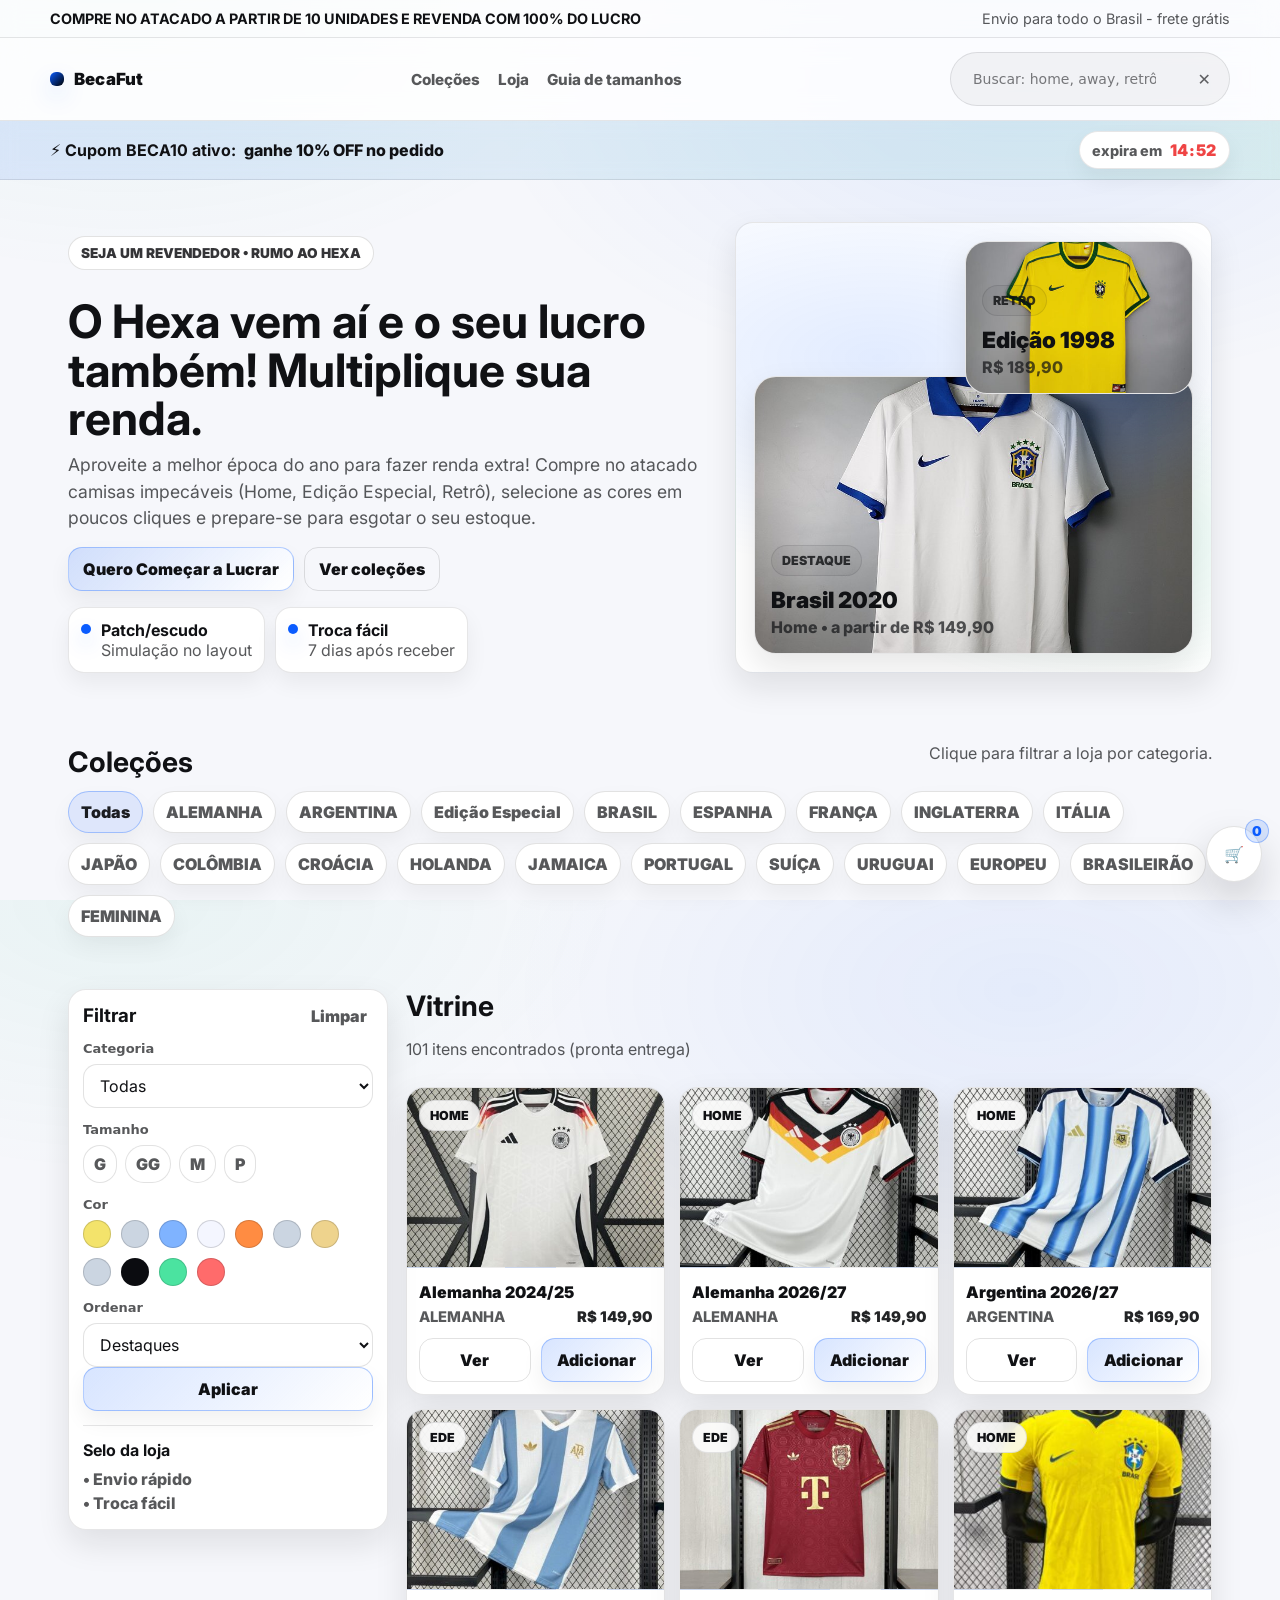
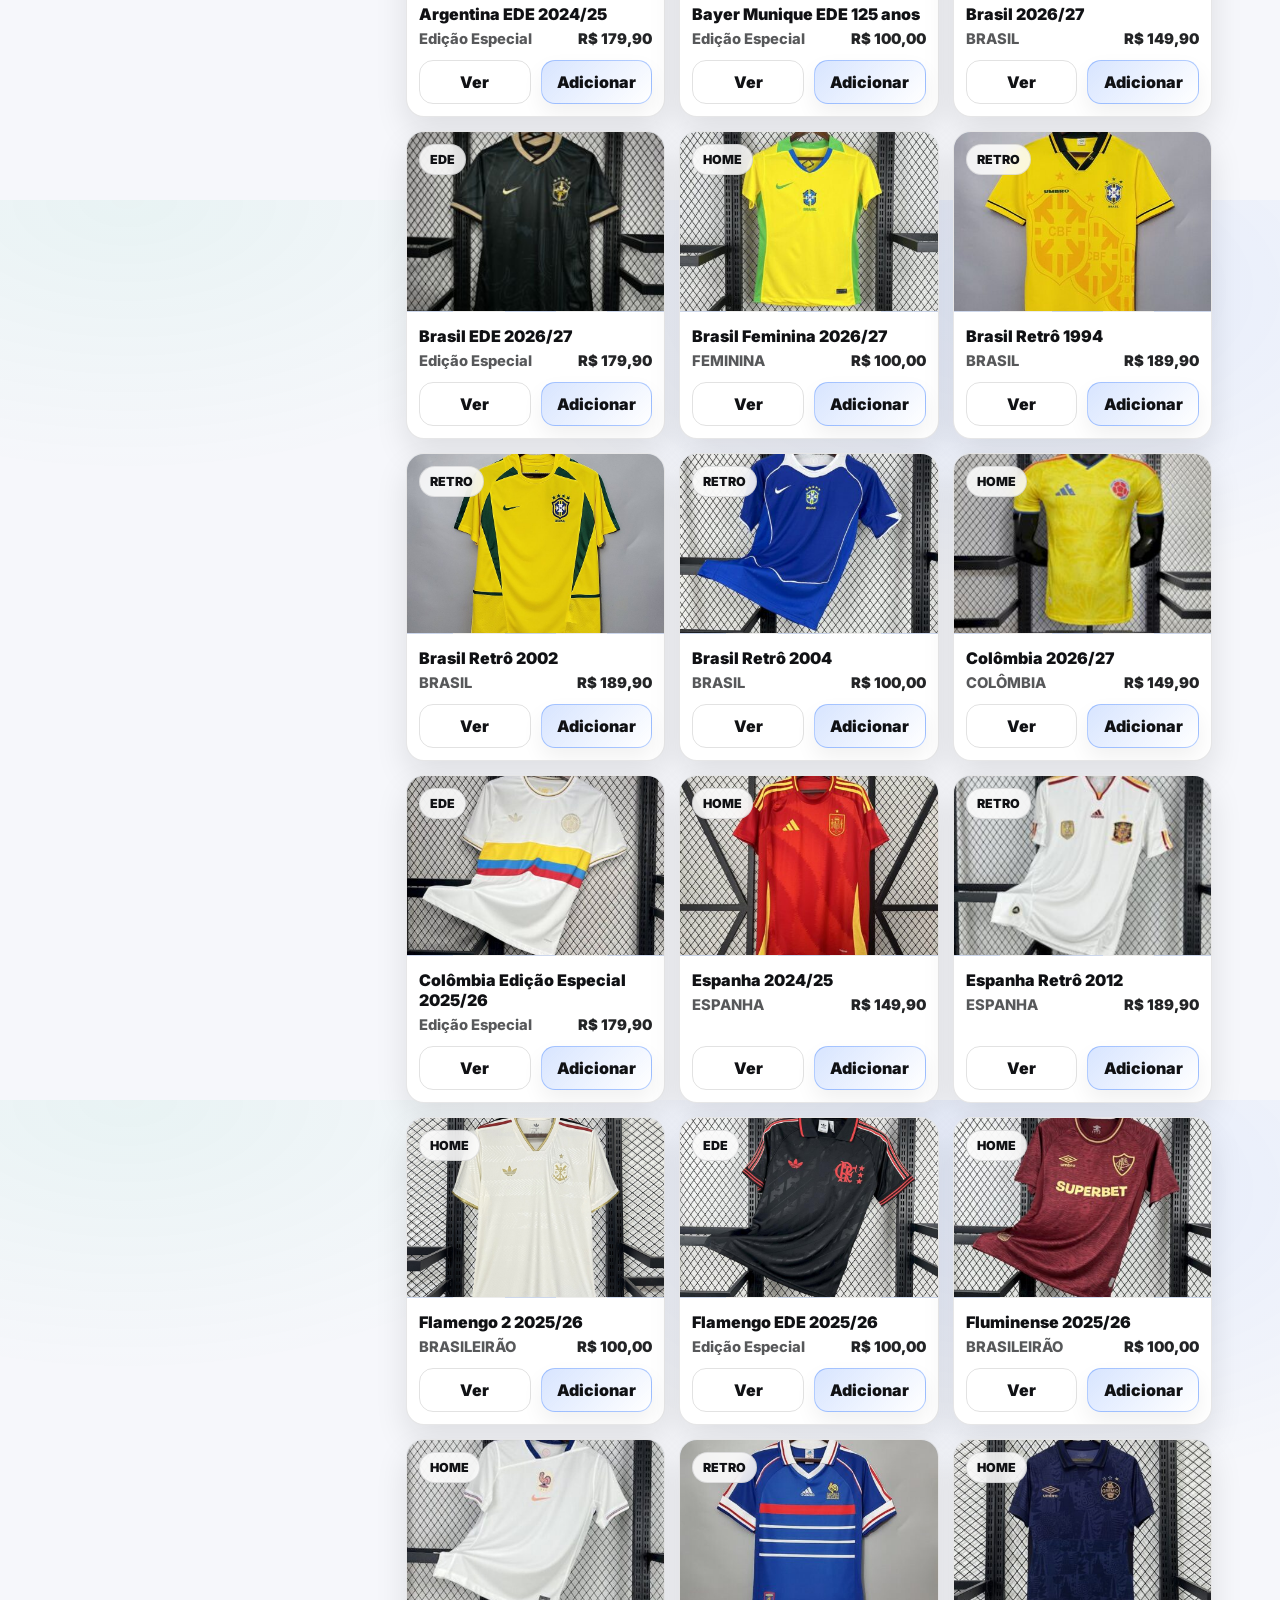
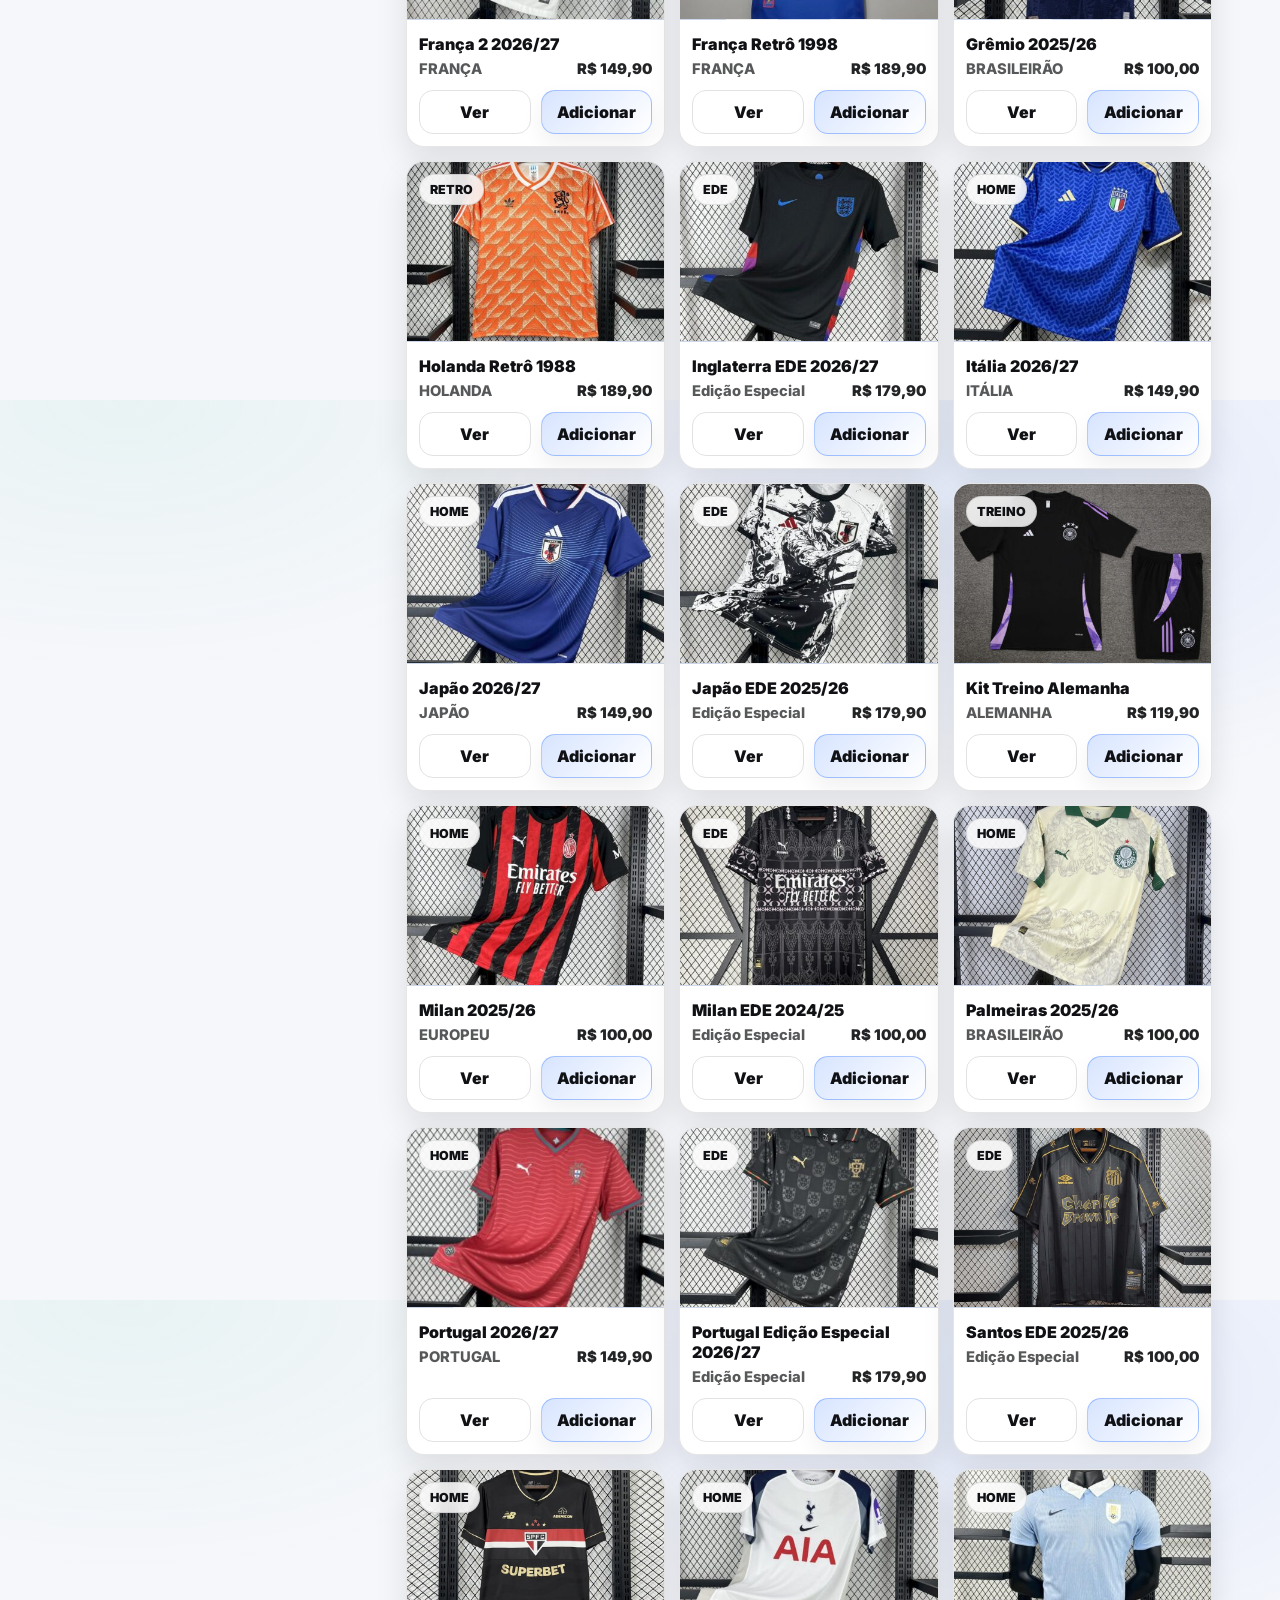
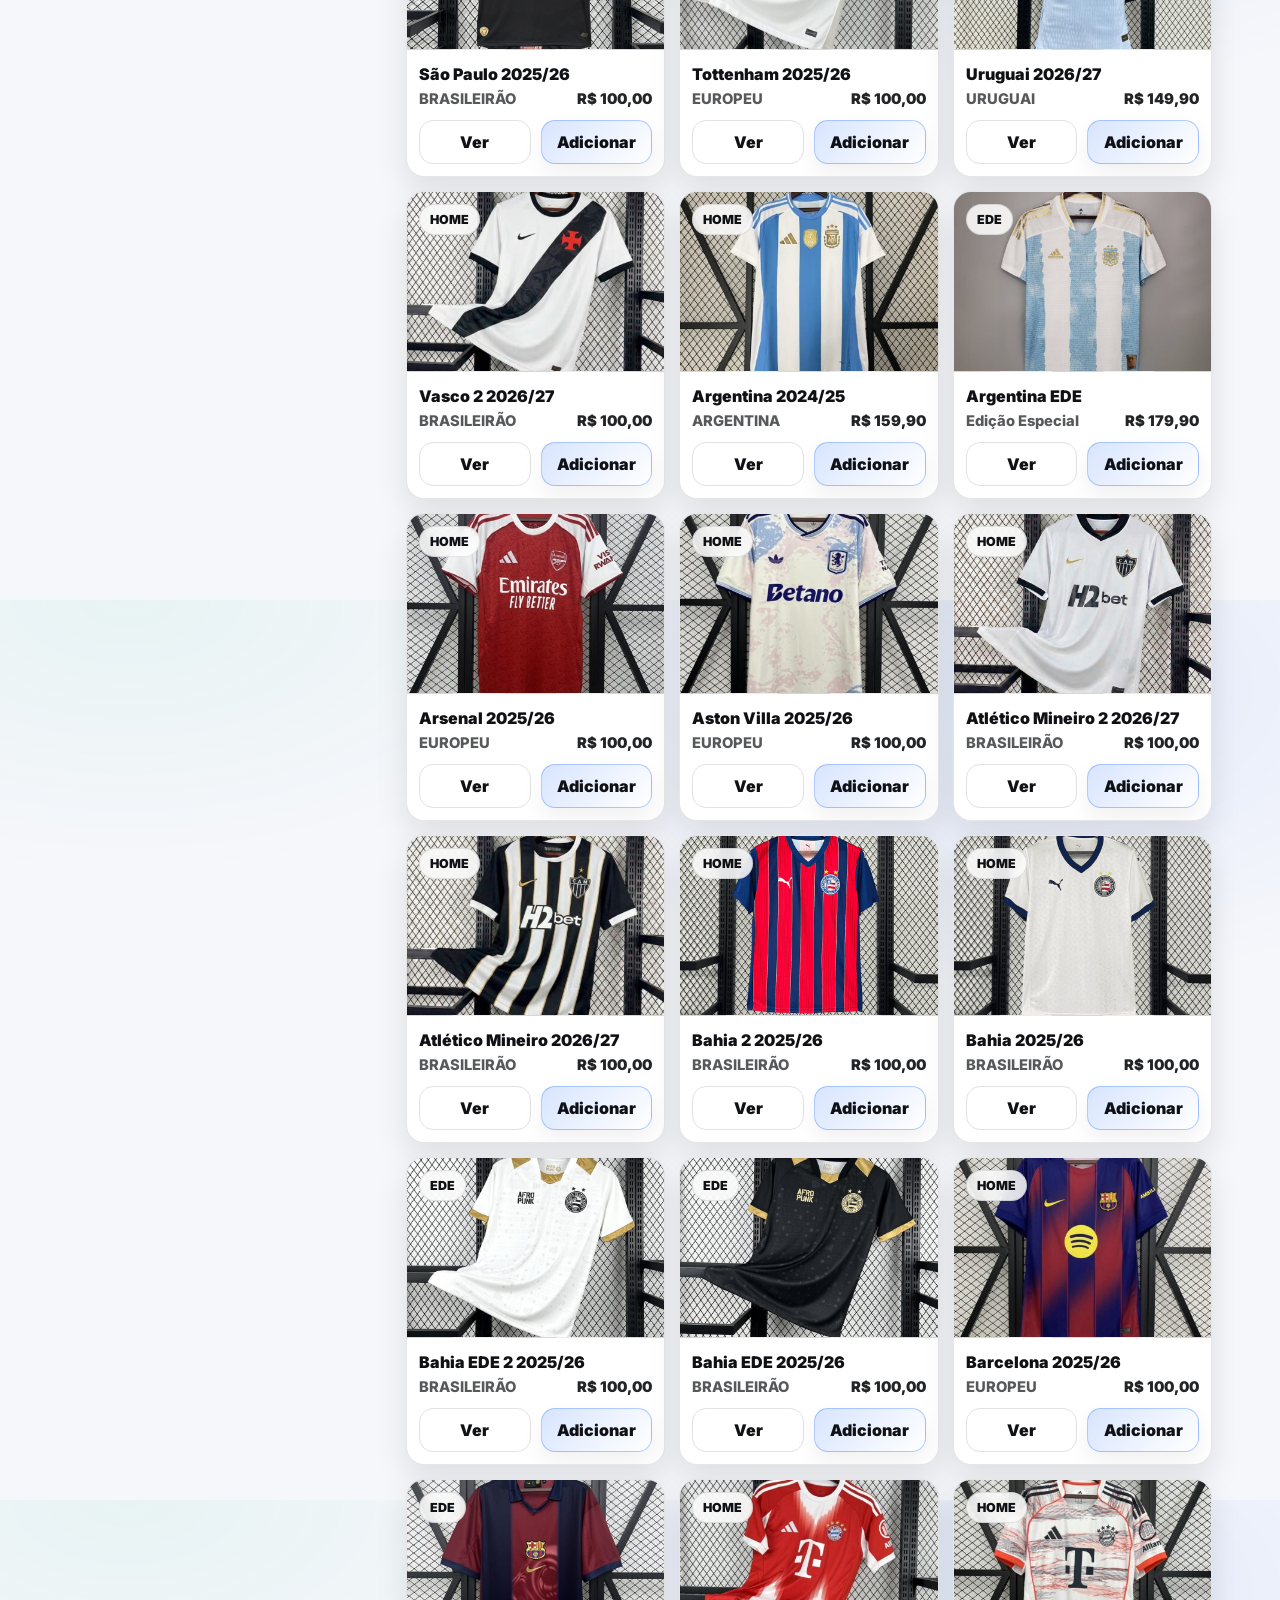
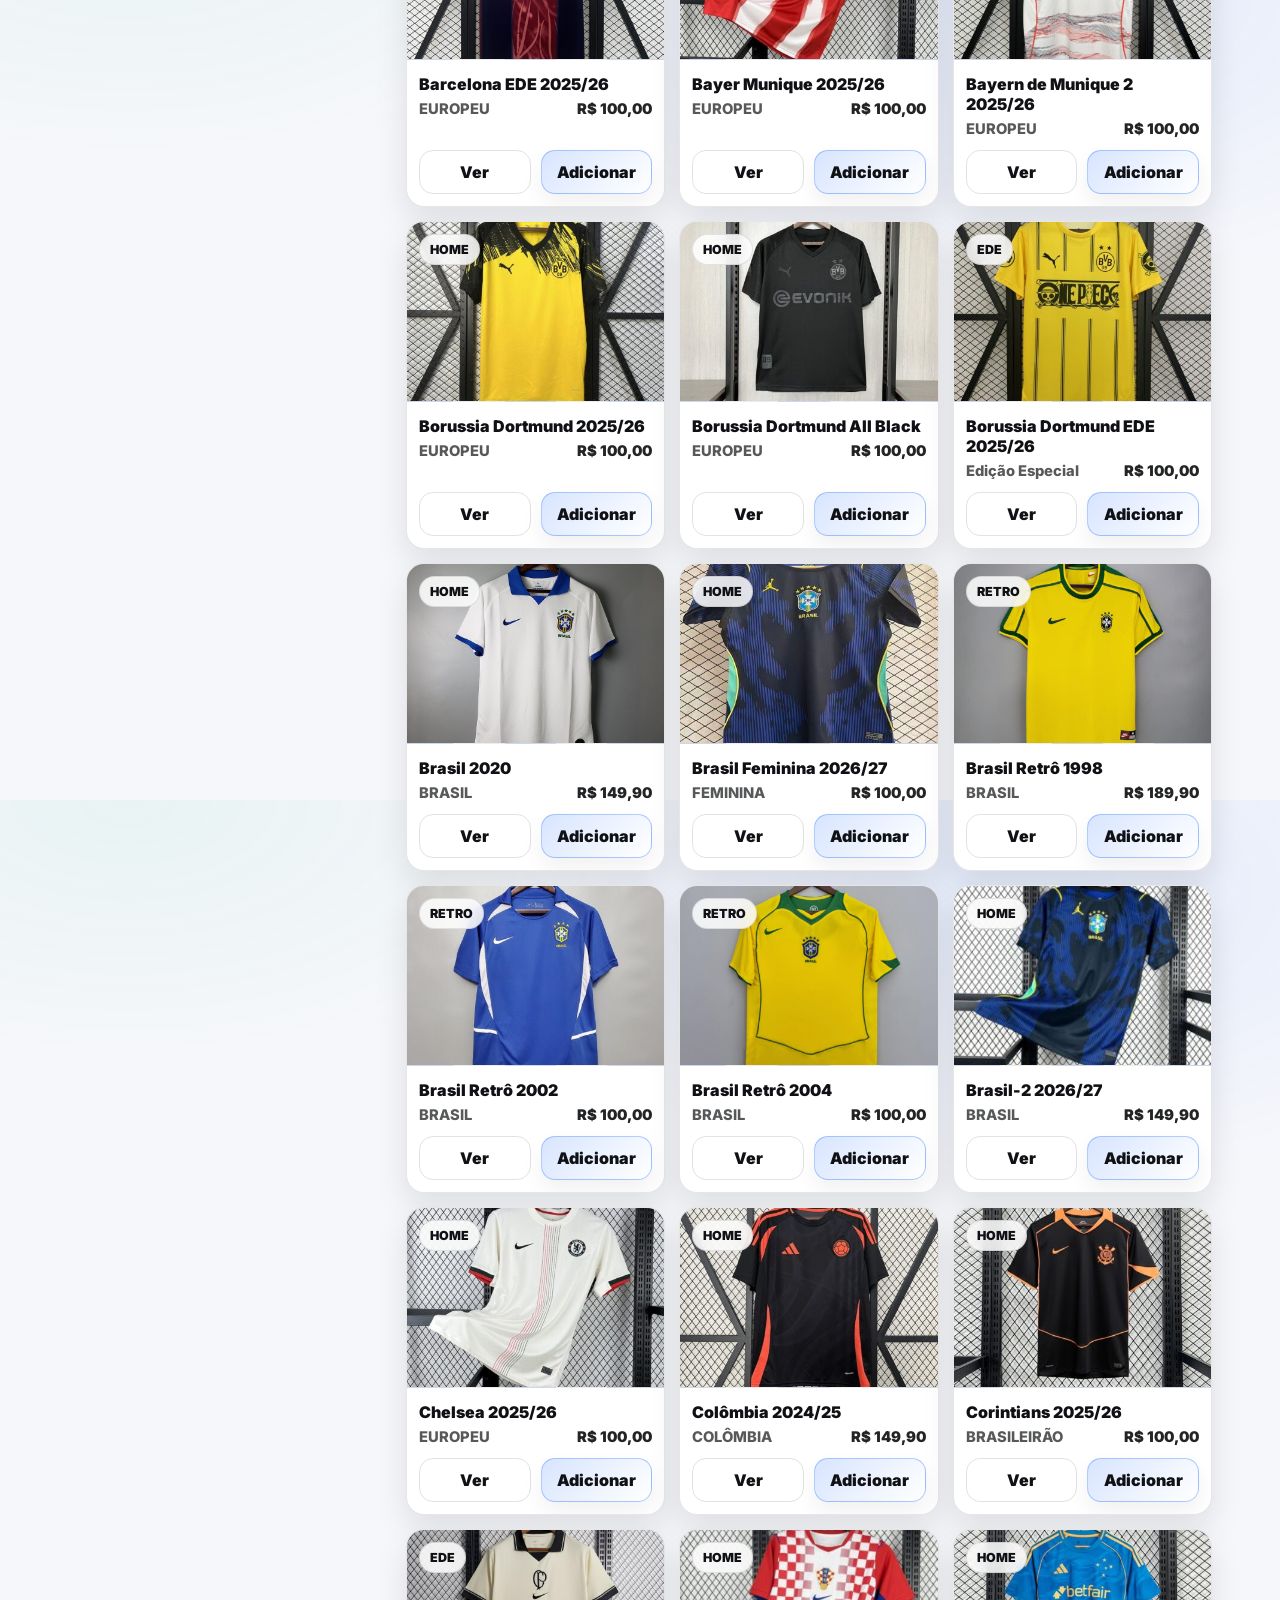
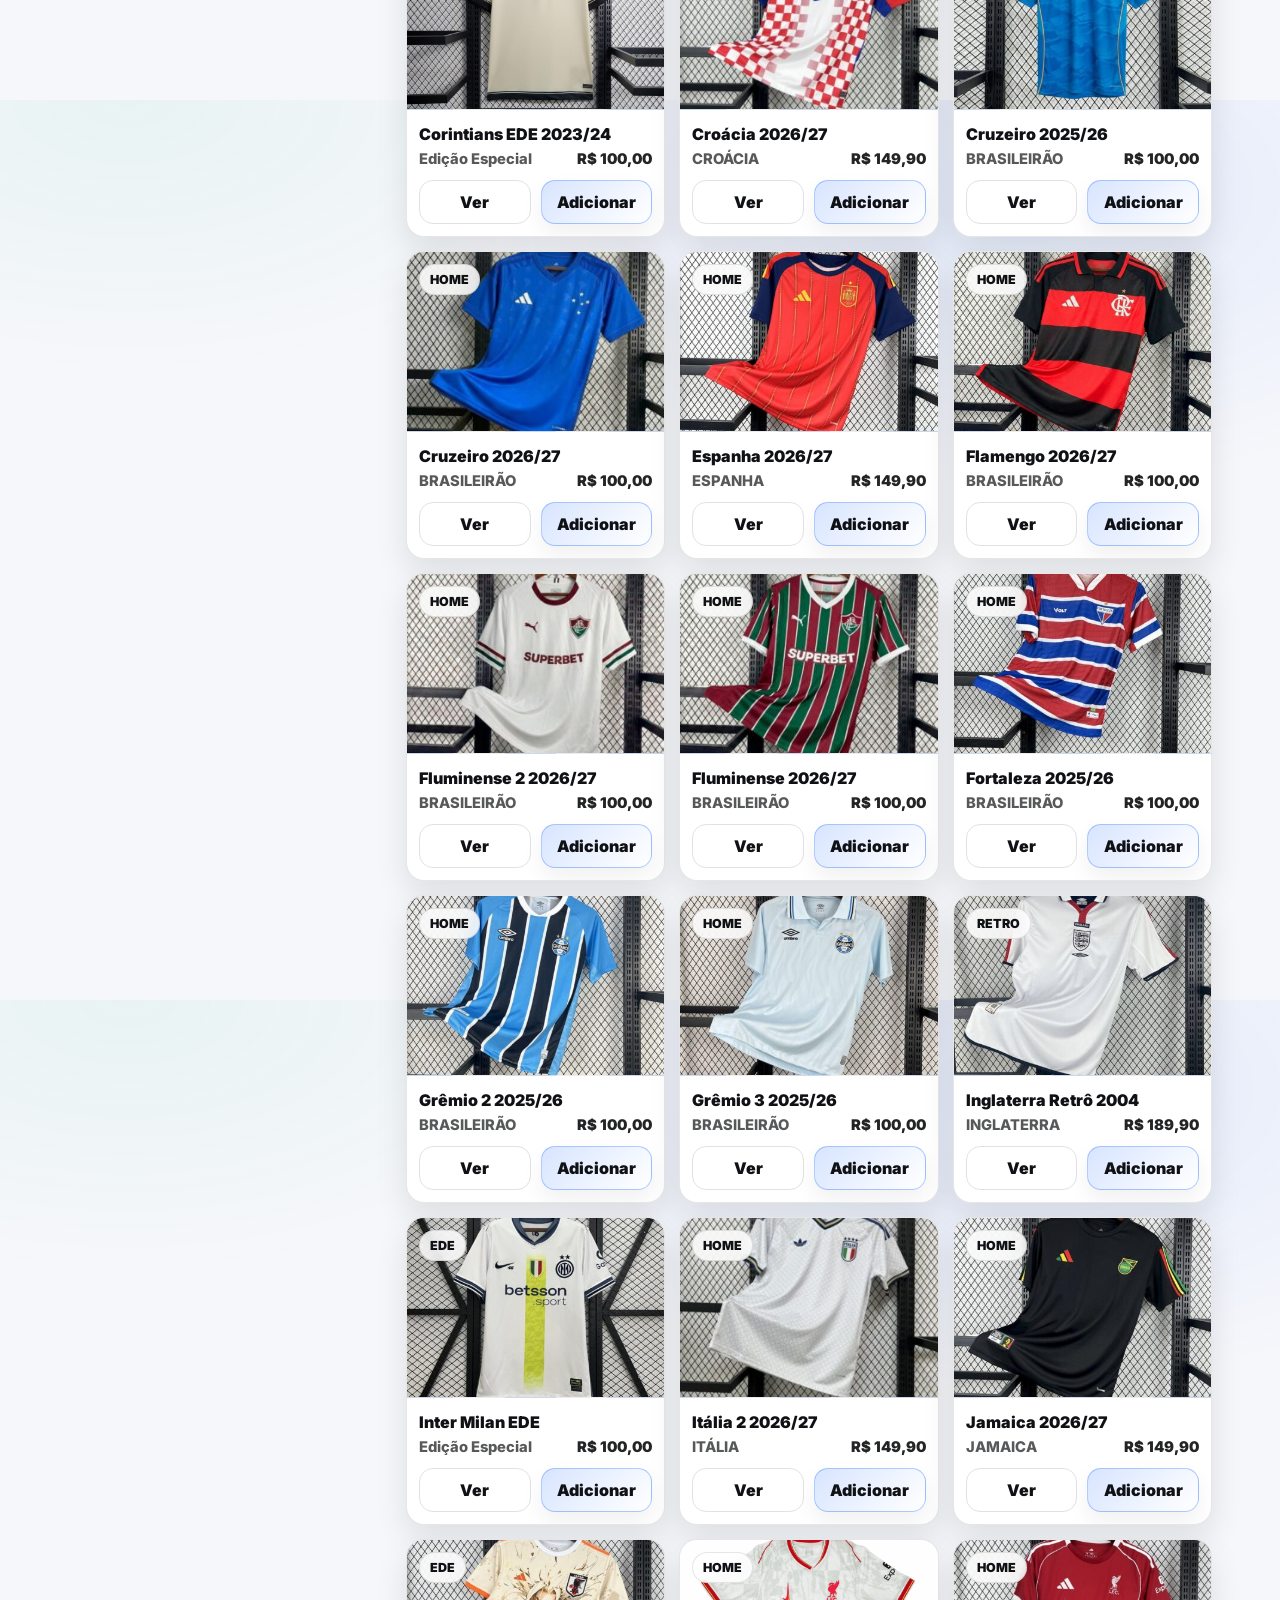
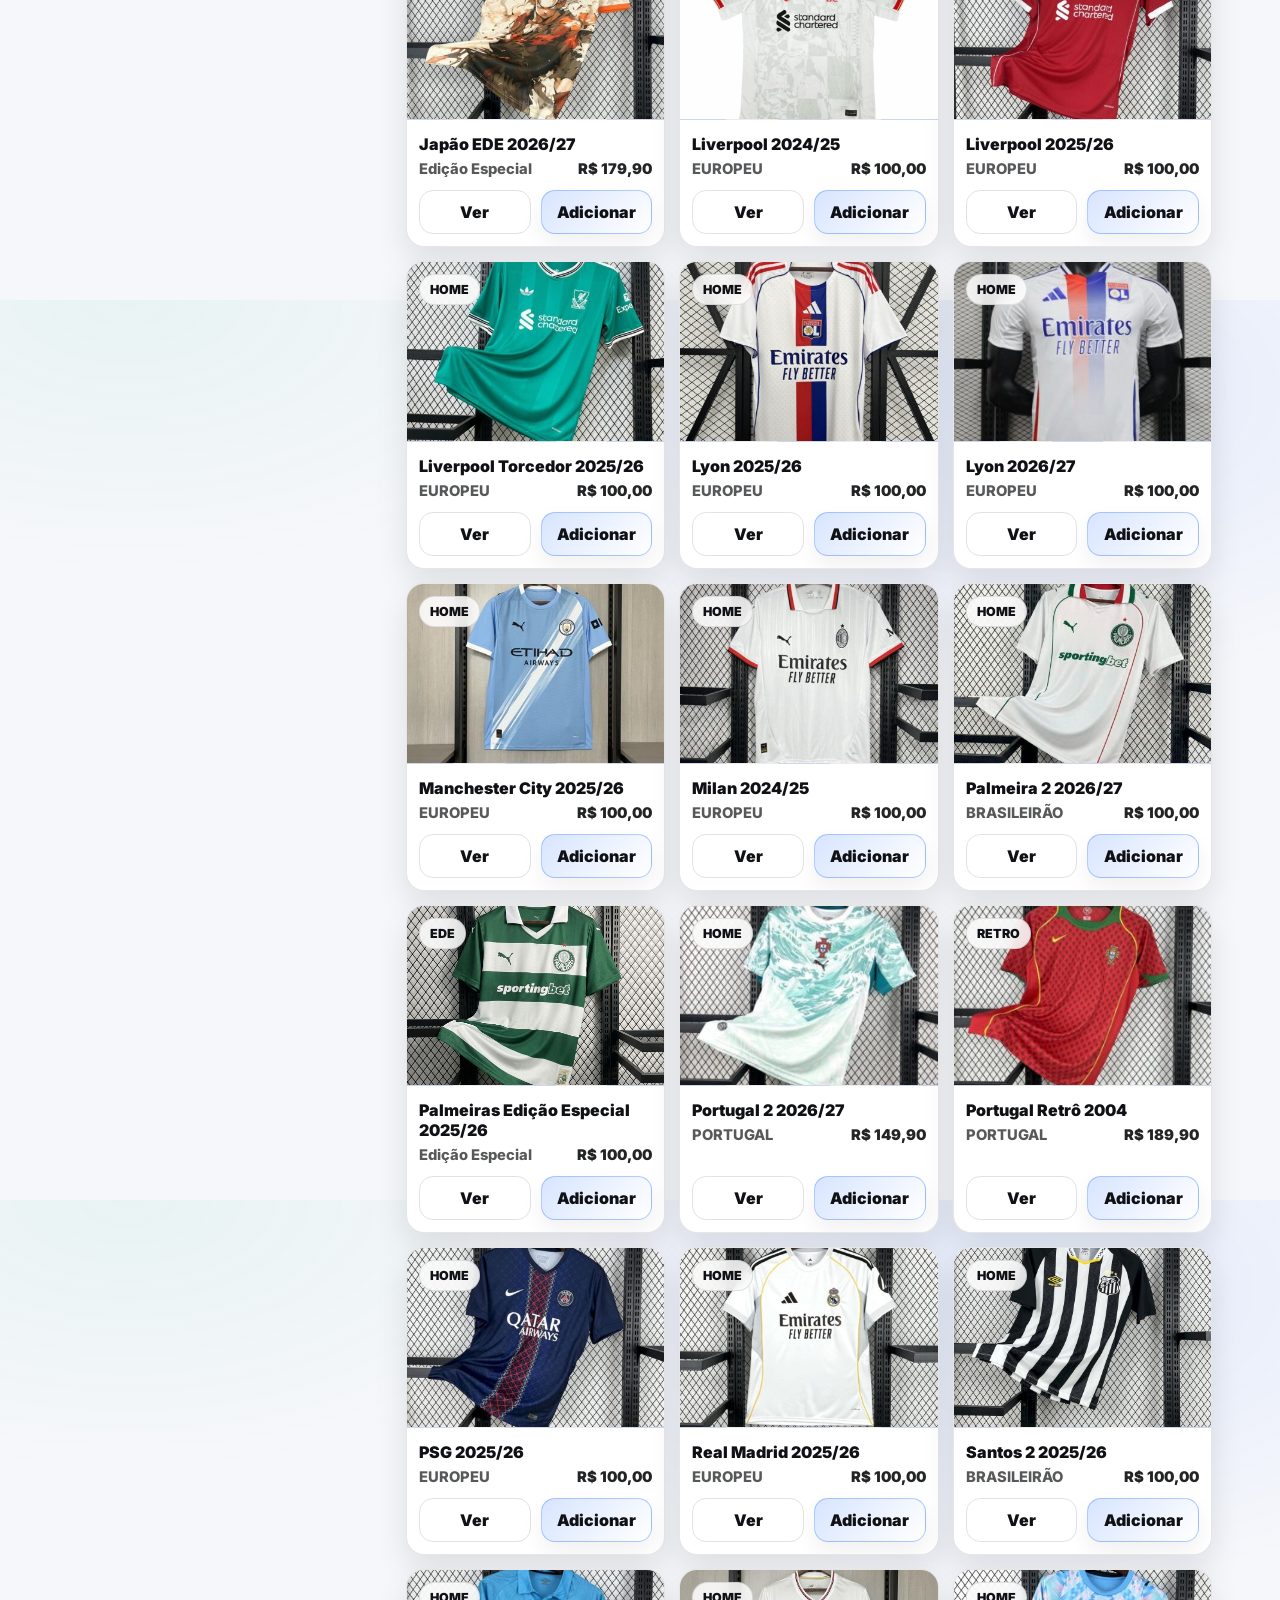
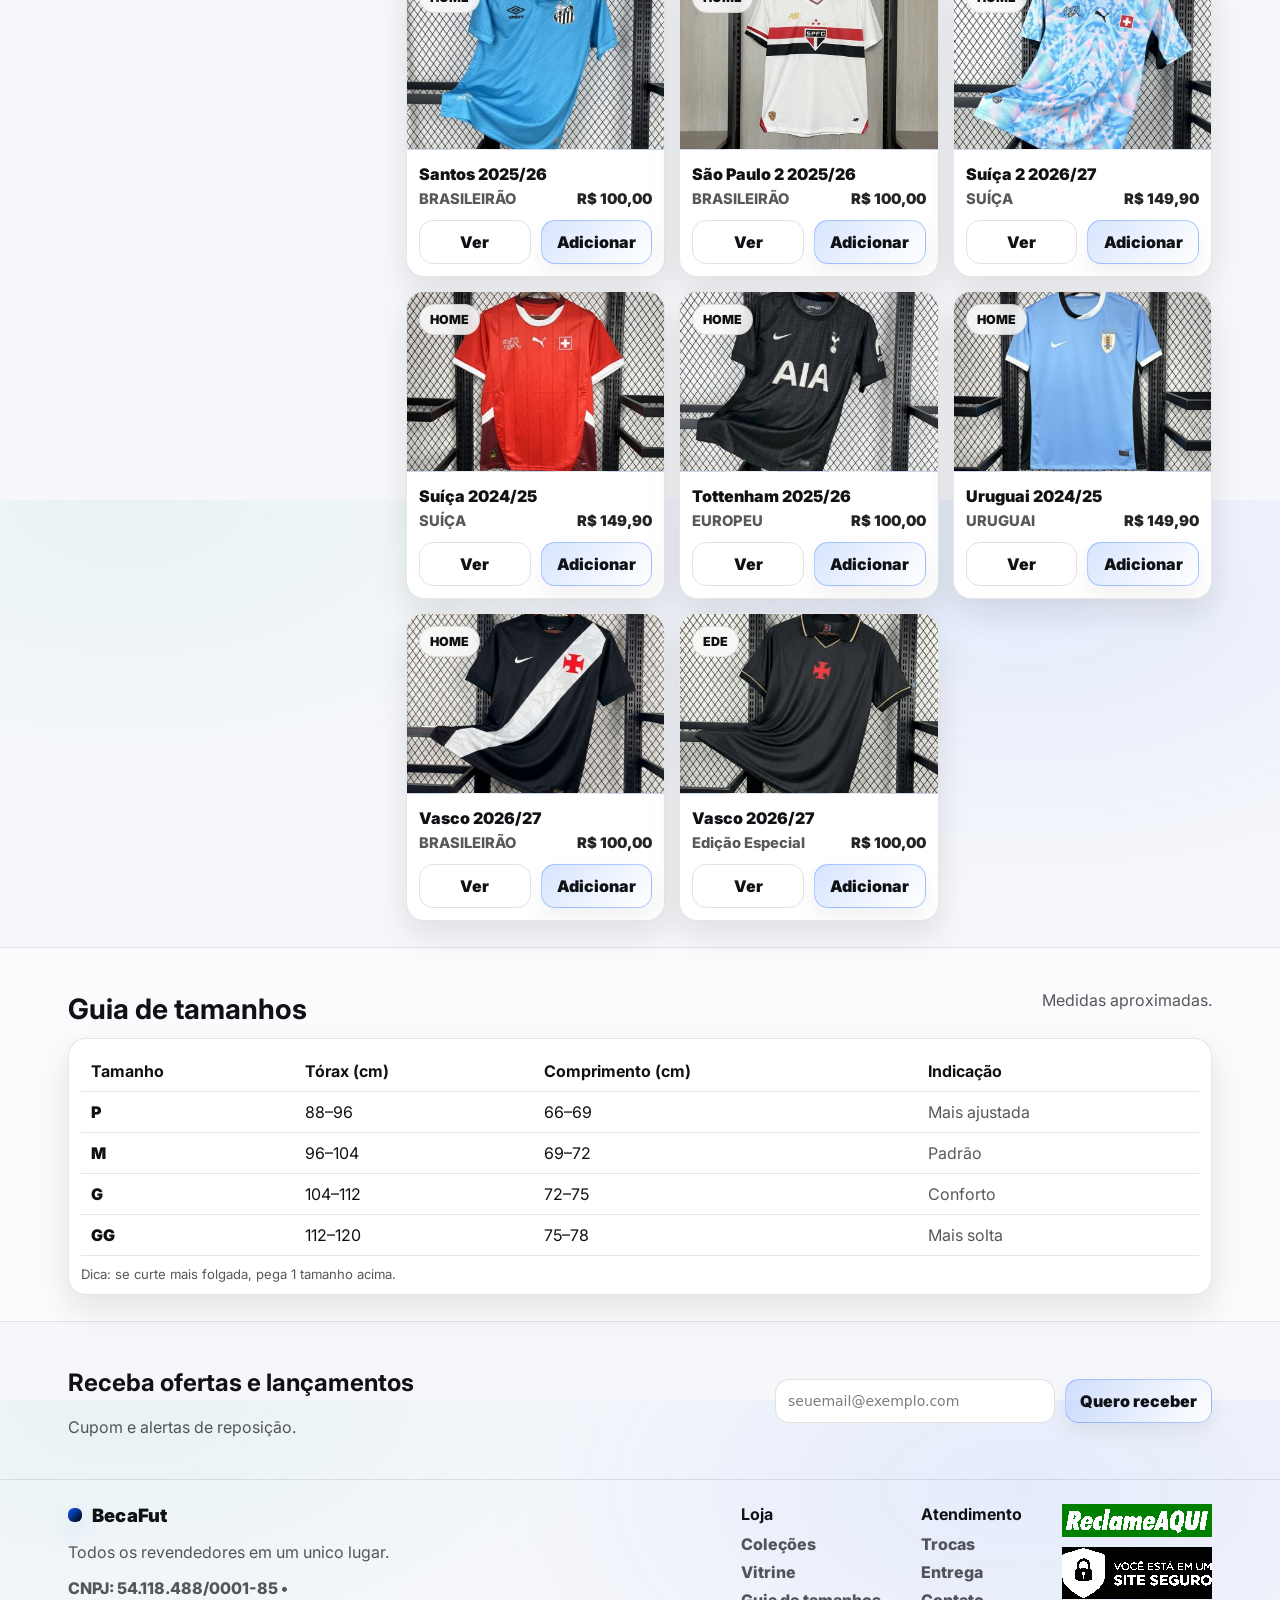
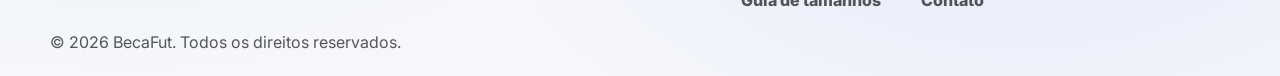
<file: site-01/index.html>
<!doctype html>
<html lang="pt-br">
<head>
  <meta charset="utf-8" />
  <meta name="viewport" content="width=device-width, initial-scale=1" />
  <title>BecaFut — Loja de Camisas de Time</title>
  <meta name="description" content="Loja de camisas de time: Home, Away, Third, Retrô e Treino." />
  <link rel="preconnect" href="https://fonts.googleapis.com">
  <link rel="preconnect" href="https://fonts.gstatic.com" crossorigin>
  <link href="https://fonts.googleapis.com/css2?family=Inter:wght@400;500;600;700;800;900&display=swap" rel="stylesheet">
  <link rel="stylesheet" href="styles.css" />
</head>

<body>
    <button class="cart-fab" id="btnOpenCart" aria-label="Abrir carrinho (flutuante)">
    🛒 <span class="cart-fab__badge" id="cartCount">0</span>
    </button>
  <!-- Topbar -->
  <div class="topbar">
    <div class="container topbar__inner">
      <span><strong>COMPRE NO ATACADO A PARTIR DE 10 UNIDADES E REVENDA COM 100% DO LUCRO</strong></span>
      <span class="muted">Envio para todo o Brasil - frete grátis</span>
    </div>
  </div>

  <!-- Header -->
  <header class="header" id="header">
    <div class="container header__inner">
      <button class="icon-btn header__menu" id="btnMenu" aria-label="Abrir menu">
        <span class="icon-lines"></span>
      </button>

      <a class="brand" href="#inicio" aria-label="Ir para o início">
        <span class="brand__mark"></span>
        <span class="brand__name">BecaFut</span>
      </a>

      <nav class="nav" id="nav">
        <a href="#colecoes">Coleções</a>
        <a href="#produtos">Loja</a>
        <a href="#tamanhos">Guia de tamanhos</a>
      </nav>

      <div class="header__actions">
        <div class="search" role="search" aria-label="Buscar camisas">
          <input id="searchInput" type="search" placeholder="Buscar: home, away, retrô..." autocomplete="off" />
          <button class="icon-btn" id="btnClearSearch" aria-label="Limpar busca" title="Limpar">✕</button>
        </div>

      </div>
    </div>

    <!-- Mobile nav drawer -->
    <div class="mobile-nav" id="mobileNav" aria-hidden="true">
      <div class="mobile-nav__panel">
        <div class="mobile-nav__top">
          <strong>Menu</strong>
          <button class="icon-btn" id="btnCloseMenu" aria-label="Fechar menu">✕</button>
        </div>
        <a href="#colecoes" class="mobile-link">Coleções</a>
        <a href="#produtos" class="mobile-link">Loja</a>
        <a href="#tamanhos" class="mobile-link">Guia de tamanhos</a>
        <a href="#newsletter" class="mobile-link">Ofertas</a>
      </div>
      <div class="backdrop" data-close="menu"></div>
    </div>
  </header>

    <!-- Barra de urgência do cupom -->
  <div class="coupon-timer-bar" id="couponTimerBar">
    <div class="container coupon-timer-bar__inner">
      <div class="coupon-timer-bar__left">
        <strong>⚡ Cupom BECA10 ativo:</strong>
        <span>ganhe 10% OFF no pedido</span>
      </div>

      <div class="coupon-timer-bar__right">
        <span class="coupon-timer-bar__label">expira em</span>
        <strong id="couponTimer">15:00</strong>
      </div>
    </div>
  </div>

  <main id="inicio">
    <!-- Hero “camisa de time” -->
    <section class="hero">
      <div class="container hero__inner">
        <div class="hero__copy">
          <p class="tag">SEJA UM REVENDEDOR • RUMO AO HEXA</p>
            <h1>O Hexa vem aí e o seu lucro também! Multiplique sua renda.</h1>
            <p class="lead">
            Aproveite a melhor época do ano para fazer renda extra! Compre no atacado camisas impecáveis (Home, Edição Especial, Retrô), selecione as cores em poucos cliques e prepare-se para esgotar o seu estoque.
            </p>

          <div class="hero__cta">
            <a class="btn btn--primary" href="#produtos">Quero Começar a Lucrar</a>
            <button class="btn btn--ghost" id="btnScrollCategories">Ver coleções</button>
          </div>

          <div class="hero__badges">
            <div class="badge">
              <span class="badge__dot"></span>
              <div>
                <strong>Patch/escudo</strong>
                <div class="muted">Simulação no layout</div>
              </div>
            </div>
            <div class="badge">
              <span class="badge__dot"></span>
              <div>
                <strong>Troca fácil</strong>
                <div class="muted">7 dias após receber</div>
              </div>
            </div>
          </div>
        </div>

        <!-- Visual -->
        <div class="hero__visual" aria-hidden="true">
        <div class="hero-card hero-card--big">
            <img class="hero-card__img" src="assets/brasil-2020.jpg" alt="">
            <div class="hero-card__shine"></div>
            <div class="hero-card__content">
            <div class="hero-card__label">DESTAQUE</div>
            <div class="hero-card__title">Brasil 2020</div>
            <div class="hero-card__sub">Home • a partir de R$ 149,90</div>
            </div>
        </div>

        <div class="hero-card hero-card--small">
            <img class="hero-card__img" src="assets/brasil-retro-98.jpg" alt="">
            <div class="hero-card__content">
            <div class="hero-card__label">RETRO</div>
            <div class="hero-card__title">Edição 1998</div>
            <div class="hero-card__sub">R$ 189,90</div>
            </div>
        </div>
        </div>
      </div>
    </section>

    <!-- Coleções -->
    <section class="section" id="colecoes">
      <div class="container">
        <div class="section__head">
          <h2>Coleções</h2>
          <p class="muted">Clique para filtrar a loja por categoria.</p>
        </div>

        <!-- chips (JS preenche e controla o filtro de categoria) -->
        <div class="chips" id="categoryChips"></div>
      </div>
    </section>

    <!-- Loja + filtros + grid de produtos -->
    <section class="section" id="produtos">
      <div class="container">
        <div class="grid-layout">
          <!-- Filtros (desktop) -->
          <aside class="filters" id="filters">
            <div class="filters__head">
              <h3>Filtrar</h3>
              <button class="link" id="btnReset">Limpar</button>
            </div>

            <div class="filter-group">
              <label class="label">Categoria</label>
              <select id="filterCategory" class="select"></select>
            </div>

            <div class="filter-group">
              <label class="label">Tamanho</label>
              <div class="options" id="sizeOptions"></div>
            </div>

            <div class="filter-group">
              <label class="label">Cor</label>
              <div class="swatches" id="colorOptions"></div>
            </div>

            <div class="filter-group">
              <label class="label">Ordenar</label>
              <select id="sortBy" class="select">
                <option value="featured">Destaques</option>
                <option value="price-asc">Menor preço</option>
                <option value="price-desc">Maior preço</option>
                <option value="name-asc">A–Z</option>
              </select>
            </div>

            <button class="btn btn--primary w100" id="btnApplyMobile">Aplicar</button>

            <div style="margin-top:14px; border-top:1px solid var(--line); padding-top:14px;">
              <strong style="display:block; margin-bottom:8px;">Selo da loja</strong>
              <div class="muted" style="font-weight:800; line-height:1.45;">
                • Envio rápido<br/>
                • Troca fácil<br/>
              </div>
            </div>
          </aside>

          <!-- Vitrine -->
          <section class="products">
            <div class="products__head">
              <div>
                <h2>Vitrine</h2>
                <p class="muted"><span id="resultsCount">0</span> itens encontrados (pronta entrega)</p>
              </div>
              <div class="products__actions">
                <button class="btn btn--ghost hide-desktop" id="btnOpenFilters">Filtros</button>
              </div>
            </div>

            <!-- grid de produtos (JS preenche) -->
            <div class="cards" id="productGrid" aria-live="polite"></div>
          </section>
        </div>
      </div>
    </section>

    <!-- Guia de tamanhos -->
    <section class="section section--soft" id="tamanhos">
      <div class="container">
        <div class="section__head">
          <h2>Guia de tamanhos</h2>
          <p class="muted">Medidas aproximadas.</p>
        </div>

        <div class="card" style="padding:12px;">
          <div style="overflow:auto;">
            <table style="width:100%; border-collapse:collapse; min-width:640px;">
              <thead>
                <tr>
                  <th style="text-align:left; padding:10px; border-bottom:1px solid var(--line);">Tamanho</th>
                  <th style="text-align:left; padding:10px; border-bottom:1px solid var(--line);">Tórax (cm)</th>
                  <th style="text-align:left; padding:10px; border-bottom:1px solid var(--line);">Comprimento (cm)</th>
                  <th style="text-align:left; padding:10px; border-bottom:1px solid var(--line);">Indicação</th>
                </tr>
              </thead>
              <tbody>
                <tr>
                  <td style="padding:10px; border-bottom:1px solid var(--line); font-weight:900;">P</td>
                  <td style="padding:10px; border-bottom:1px solid var(--line);">88–96</td>
                  <td style="padding:10px; border-bottom:1px solid var(--line);">66–69</td>
                  <td style="padding:10px; border-bottom:1px solid var(--line);" class="muted">Mais ajustada</td>
                </tr>
                <tr>
                  <td style="padding:10px; border-bottom:1px solid var(--line); font-weight:900;">M</td>
                  <td style="padding:10px; border-bottom:1px solid var(--line);">96–104</td>
                  <td style="padding:10px; border-bottom:1px solid var(--line);">69–72</td>
                  <td style="padding:10px; border-bottom:1px solid var(--line);" class="muted">Padrão</td>
                </tr>
                <tr>
                  <td style="padding:10px; border-bottom:1px solid var(--line); font-weight:900;">G</td>
                  <td style="padding:10px; border-bottom:1px solid var(--line);">104–112</td>
                  <td style="padding:10px; border-bottom:1px solid var(--line);">72–75</td>
                  <td style="padding:10px; border-bottom:1px solid var(--line);" class="muted">Conforto</td>
                </tr>
                <tr>
                  <td style="padding:10px; border-bottom:1px solid var(--line); font-weight:900;">GG</td>
                  <td style="padding:10px; border-bottom:1px solid var(--line);">112–120</td>
                  <td style="padding:10px; border-bottom:1px solid var(--line);">75–78</td>
                  <td style="padding:10px; border-bottom:1px solid var(--line);" class="muted">Mais solta</td>
                </tr>
              </tbody>
            </table>
          </div>

          <p class="tiny muted" style="margin:10px 0 0;">
            Dica: se curte mais folgada, pega 1 tamanho acima.
          </p>
        </div>
      </div>
    </section>

    <!-- Newsletter -->
    <section class="section" id="newsletter">
      <div class="container newsletter">
        <div>
          <h2>Receba ofertas e lançamentos</h2>
          <p class="muted">Cupom e alertas de reposição.</p>
        </div>
        <form class="newsletter__form" id="newsletterForm">
          <input type="email" required placeholder="seuemail@exemplo.com" />
          <button class="btn btn--primary" type="submit">Quero receber</button>
        </form>
      </div>
    </section>
  </main>

  <!-- Footer -->
  <footer class="footer">
    <div class="container footer__inner">
      <div>
        <div class="brand brand--footer">
          <span class="brand__mark"></span>
          <span class="brand__name">BecaFut</span>
        </div>
        <p class="muted">Todos os revendedores em um unico lugar.</p>
        <p class="muted" style="margin-top:8px; font-weight:800;">
            CNPJ: 54.118.488/0001-85 • 
        </p>
      </div>

      <div class="footer__cols">
        <div>
          <strong>Loja</strong>
          <a href="#colecoes">Coleções</a>
          <a href="#produtos">Vitrine</a>
          <a href="#tamanhos">Guia de tamanhos</a>
        </div>
        <div>
          <strong>Atendimento</strong>
          <a href="config/termos.html" target="_blank">Trocas</a>
          <a href="config/termos.html" target="_blank">Entrega</a>
          <a href="config/termos.html" target="_blank">Contato</a>
        </div>
        <div>
          <img src="img/logo-branca-reclame-aqui-e1752794774651-2-150x33.png" alt="" style="background: green;margin-bottom: 10px;">
          <img src="img/selo-rapidss-1-150x52.png" alt="" style="background: black;">
        </div>
      </div>
    </div>
    <div class="container footer__bottom muted">
      © <span id="year"></span> BecaFut. Todos os direitos reservados.
    </div>
    
  </footer>

  <!-- Product Quick View Modal -->
  <div class="modal" id="productModal" aria-hidden="true">
    <div class="modal__panel" role="dialog" aria-modal="true" aria-label="Detalhes do produto">
      <button class="icon-btn modal__close" id="btnCloseModal" aria-label="Fechar">✕</button>
      <div class="modal__content" id="modalContent"></div>
    </div>
    <div class="backdrop" data-close="modal"></div>
  </div>

  <!-- Cart Drawer -->
  <div class="drawer" id="cartDrawer" aria-hidden="true">
    <div class="drawer__panel" role="dialog" aria-modal="true" aria-label="Carrinho">
      <div class="drawer__head">
        <strong>Carrinho</strong>
        <button class="icon-btn" id="btnCloseCart" aria-label="Fechar carrinho">✕</button>
      </div>

      <div class="drawer__body" id="cartItems"></div>

      <div class="drawer__footer">
        <div class="row">
          <span class="muted">Subtotal</span>
          <strong id="cartSubtotal">R$ 0,00</strong>
        </div>

        <div class="coupon-box">
          <div class="coupon-inline-timer" id="couponInlineTimer">
            <span>⏰ Cupom <strong>BECA10</strong> expira em</span>
            <strong id="couponTimerCart">15:00</strong>
          </div>
          <label class="label" for="couponCode">Cupom</label>
          <div class="coupon-box__row">
            <input type="text" id="couponCode" class="coupon-input" placeholder="Digite seu cupom" />
            <button class="btn btn--ghost" id="btnApplyCoupon" type="button">Aplicar</button>
          </div>
          <button class="link" id="btnRemoveCoupon" type="button" style="display:none; margin-top:8px;">
            Remover cupom
          </button>
          <div class="tiny muted" id="couponFeedback" style="margin-top:8px;"></div>
        </div>

        <div class="row" id="cartDiscountRow" style="display:none;">
          <span class="muted">Desconto</span>
          <strong id="cartDiscount">-R$ 0,00</strong>
        </div>

        <div class="row">
          <span class="muted">Total</span>
          <strong id="cartTotal">R$ 0,00</strong>
        </div>

        <div id="resaleBox" class="resale-box"></div>
        <button class="btn btn--primary w100" id="btnCheckout">Finalizar compra</button>
        <p class="tiny muted">Checkout</p>
      </div>
    </div>
    <div class="backdrop" data-close="cart"></div>
  </div>
  <!-- Mobile Filters Drawer -->
  <div class="drawer" id="filtersDrawer" aria-hidden="true">
    <div class="drawer__panel drawer__panel--wide" role="dialog" aria-modal="true" aria-label="Filtros">
      <div class="drawer__head">
        <strong>Filtros</strong>
        <button class="icon-btn" id="btnCloseFilters" aria-label="Fechar filtros">✕</button>
      </div>
      <div class="drawer__body" id="filtersCloneTarget"></div>
      <div class="drawer__footer">
        <button class="btn btn--primary w100" id="btnApplyFiltersDrawer">Ver resultados</button>
      </div>
    </div>
    <div class="backdrop" data-close="filters"></div>
  </div>

  <!-- Checkout Modal (clean) -->
  <div class="modal" id="checkoutModal" aria-hidden="true">
    <div class="checkout__panel" role="dialog" aria-modal="true" aria-label="Finalizar compra">
      <div class="checkout__top">
        <button class="checkout__back" type="button" id="ckBackTop" aria-label="Voltar" style="display:none">
          ← Voltar
        </button>

        <div class="checkout__titlebox">
          <div class="checkout__kicker">Finalizar compra</div>
          <h3 class="checkout__title" id="ckTitle">Seus dados</h3>
          <p class="checkout__subtitle" id="ckSubtitle">Preencha para continuar</p>
        </div>

        <button class="checkout__close" type="button" id="btnCloseCheckout" aria-label="Fechar">✕</button>
      </div>

      <div class="checkout__body">
        <div class="checkout__progress">
          <span class="dot is-active" id="ckDot1"></span>
          <span class="dot" id="ckDot2"></span>
        </div>

        <div class="checkout__error" id="ckError" style="display:none"></div>

        <!-- STEP 1 -->
        <div data-step="1" id="ckStep1">
          <label class="checkout__label">
            Nome completo
            <input class="checkout__input" id="ckNome" placeholder="Ex: João Silva" autocomplete="name" />
          </label>

          <label class="checkout__label">
            Email
            <input class="checkout__input" id="ckEmail" placeholder="voce@exemplo.com" autocomplete="email" />
          </label>
          <label class="checkout__label">
            CEP
            <input class="checkout__input" id="ckCep" placeholder="00000-000" inputmode="numeric" />
          </label>

          <label class="checkout__label">
            Endereço
            <input class="checkout__input" id="ckEndereco" placeholder="Rua, número, bairro" autocomplete="street-address" />
          </label>

          <label class="checkout__label">
            Celular
            <input class="checkout__input" id="ckCelular" placeholder="(00) 00000-0000" inputmode="tel" />
          </label>
        </div>

        <!-- STEP 2 -->
        <div data-step="2" id="ckStep2" style="display:none">
          <!-- PAGAMENTO DEMO -->
          <div class="ck-pay">
            <div class="ck-pay__title">Escolha a forma de pagamento</div>

            <div class="ck-methods">
              <button class="ck-btnm" id="ckPix" type="button">Pix</button>
              <button class="ck-btnm active" id="ckCard" type="button">Cartão</button>
            </div>

            <!-- PIX -->
            <div class="ck-panel" id="ckPanelPix">
              <div class="ck-panel__label">Pix copia e cola</div>
              <div class="ck-code" id="ckPixCode">
                Pagamento via PIX indisponível no momento. Para concluir sua compra, entre em contato pelo Direct. Obrigado pela compreensão.
              </div>
              <div class="ck-actions-left">
                <button class="ck-mini" type="button" id="ckCopyPix">Copiar</button>
              </div>
            </div>

            <!-- CARTÃO -->
            <div class="ck-panel show" id="ckPanelCard">
              <div class="ck-pay__row2">
                <label class="checkout__label">
                  Nome no cartão
                  <input class="checkout__input" id="ckCardNome" placeholder="Ex.: Maria Silva" />
                </label>

                <label class="checkout__label">
                  CPF
                  <input class="checkout__input" id="ckCardCpf" placeholder="000.000.000-00" maxlength="14" inputmode="numeric" />
                </label>
              </div>

              <label class="checkout__label">
                Número do cartão
                <input class="checkout__input" id="ckCardNum" placeholder="0000 0000 0000 0000" maxlength="19" inputmode="numeric" />
              </label>

              <div class="ck-pay__row3">
                <label class="checkout__label">
                  Validade
                  <input class="checkout__input" id="ckCardVal" placeholder="MM/AA" maxlength="5" inputmode="numeric" />
                </label>

                <label class="checkout__label">
                  CVV
                  <input class="checkout__input" id="ckCardCvv" placeholder="000" maxlength="4" inputmode="numeric" />
                </label>

                <label class="checkout__label ck-full">
                  Parcelas
                  <select id="ckParcelas" class="checkout__select"></select>
                </label>
              </div>
            </div>

            <label class="ck-agree">
              <input type="checkbox" id="ckAgree" />
              <span>Concordo com os <a href="config/termos.html" target="_blank" rel="noopener">termos</a></span>
            </label>

            
          </div>
        </div>
      </div>

      <div class="checkout__footer">
        <button class="checkout__primary" type="button" id="ckNext">Continuar</button>
        <button class="checkout__primary" type="button" id="ckFinish" style="display:none">Finalizar</button>
      </div>
    </div>

    <div class="backdrop" data-close="checkout"></div>
  </div>
    <!-- Success / Invoice Modal -->
  <div class="modal" id="successModal" aria-hidden="true">
    <div class="invoice__panel" role="dialog" aria-modal="true" aria-label="Resumo do pedido">
      <div class="invoice__top">
        <div>
          <div class="invoice__kicker">Pedido confirmado</div>
          <h3 class="invoice__title">Resumo da sua compra</h3>
          <p class="invoice__subtitle">Confira os itens do seu pedido abaixo.</p>
        </div>
        <button class="invoice__close" type="button" id="btnCloseSuccessModal" aria-label="Fechar">✕</button>
      </div>

      <div class="invoice__body">
        <div class="invoice__status">
          <div class="invoice__status-icon">✅</div>
          <div>
            <strong>Pagamento enviado com sucesso</strong>
            <p>Seu pedido foi recebido e está em processamento.</p>
            <p>Prazo de entrega: 8-15 dias úteis</p>
          </div>
        </div>

        <div class="invoice__meta">
          <div class="invoice__meta-item">
            <span>Cliente</span>
            <strong id="invoiceCustomerName">-</strong>
          </div>
          <div class="invoice__meta-item">
            <span>Email</span>
            <strong id="invoiceCustomerEmail">-</strong>
          </div>
          <div class="invoice__meta-item">
            <span>Data</span>
            <strong id="invoiceDate">-</strong>
          </div>
        </div>

        <div class="invoice__items" id="invoiceItems"></div>

        <div class="invoice__summary">
          <div class="invoice__row">
            <span>Subtotal</span>
            <strong id="invoiceSubtotal">R$ 0,00</strong>
          </div>
          <div class="invoice__row" id="invoiceDiscountRow" style="display:none;">
            <span>Desconto</span>
            <strong id="invoiceDiscount">-R$ 0,00</strong>
          </div>
          <div class="invoice__row invoice__row--total">
            <span>Total</span>
            <strong id="invoiceTotal">R$ 0,00</strong>
          </div>
        </div>
      </div>

      <div class="invoice__footer">
        <button class="btn btn--ghost" type="button" id="btnPrintInvoice">Imprimir</button>
        <button class="btn btn--primary" type="button" id="btnFinishInvoice">Fechar</button>
      </div>
    </div>

    <div class="backdrop" data-close="success"></div>
  </div>
  <script src="data/products.js"></script>
  <script src="app.js"></script>
</body>
</html>
</file>
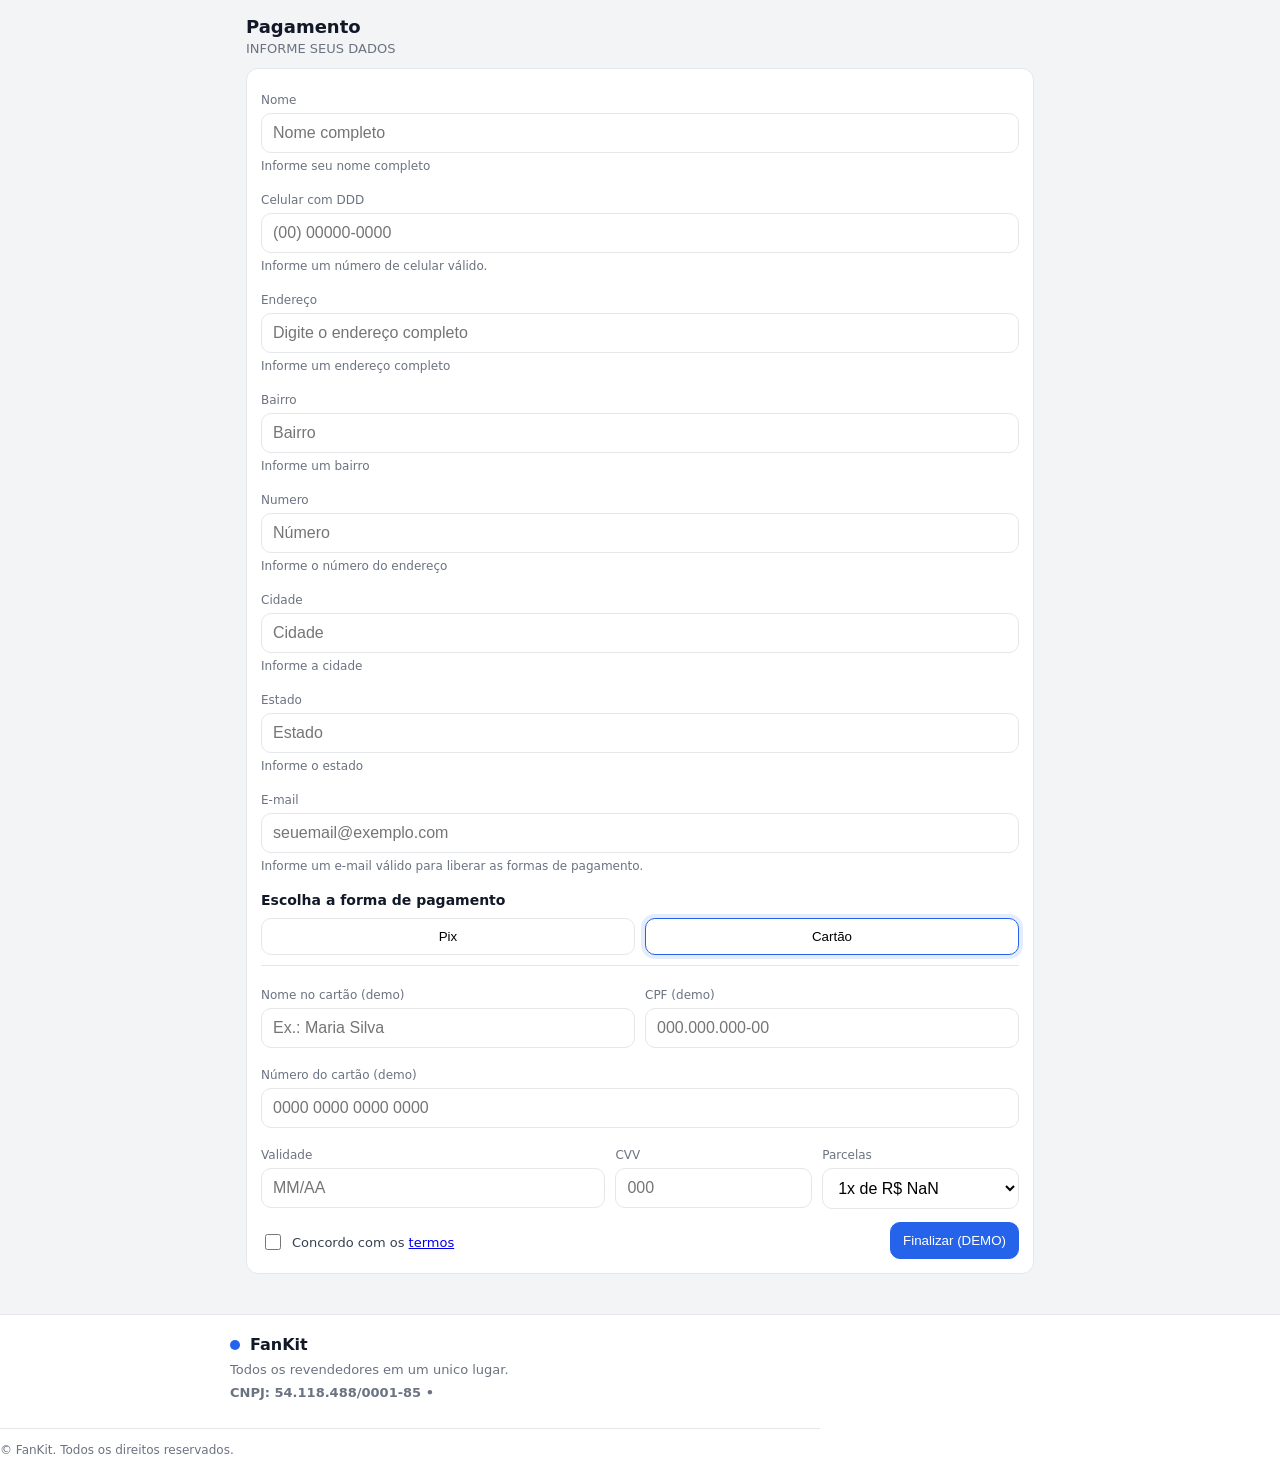
<file: site-01/config/index.html>
<!doctype html>
<html lang="pt-br">
<head>
  <meta charset="utf-8" />
  <meta name="viewport" content="width=device-width,initial-scale=1" />
  <title>Pagamento (Demo)</title>
  <style>
    *{box-sizing:border-box}
    body{
    margin:0;
    font-family:system-ui,-apple-system,Segoe UI,Roboto,Arial,sans-serif;
    background:#f3f4f6;
    color:#111827;
    min-height:100vh;

    display:flex;
    flex-direction:column;
    }
    .wrap{
      width:100%;
      max-width:820px;
      padding:16px;
      margin: auto;
        }
    .top{display:flex;justify-content:space-between;gap:12px;flex-wrap:wrap;margin-bottom:12px}
    h1{font-size:18px;margin:0}
    .demo{font-size:12px;color:#92400e;background:#fff7ed;border:1px solid #fed7aa;padding:6px 10px;border-radius:999px}
    .card{background:#fff;border:1px solid #e5e7eb;border-radius:12px;padding:14px}
    .methods{display:flex;gap:10px;flex-wrap:wrap;margin:10px 0}
    .btnm{flex:1 1 160px;display:flex;gap:8px;align-items:center;justify-content:center;padding:10px;border-radius:10px;border:1px solid #e5e7eb;background:#fff;cursor:pointer}
    .btnm.active{border-color:#2563eb;box-shadow:0 0 0 4px rgba(37,99,235,.12)}
    .panel{display:none;margin-top:10px;border-top:1px solid #e5e7eb;padding-top:12px}
    .panel.show{display:block}
    label{display:block;font-size:12px;color:#6b7280;margin:10px 0 6px}
    input,select{width:100%;padding:10px 11px;border-radius:10px;border:1px solid #e5e7eb;background:#fff;font-size:16px;outline:none}
    input:focus,select:focus{border-color:#2563eb;box-shadow:0 0 0 4px rgba(37,99,235,.12)}
    .row{display:grid;gap:10px;grid-template-columns:1fr}
    @media(min-width:640px){.row.c2{grid-template-columns:1fr 1fr}.row.c3{grid-template-columns:1.4fr .8fr .8fr}}
    .code{font-family:ui-monospace,Menlo,Consolas,monospace;font-size:12px;border:1px solid #e5e7eb;border-radius:10px;padding:10px;word-break:break-all}
    .actions{display:flex;gap:10px;justify-content:flex-end;flex-wrap:wrap;margin-top:12px}
    button{padding:10px 12px;border-radius:10px;border:1px solid #e5e7eb;background:#fff;cursor:pointer}
    .primary{background:#2563eb;border-color:#2563eb;color:#fff}
    .msg{margin-top:10px;font-size:13px;color:#065f46;background:#ecfdf5;border:1px solid #a7f3d0;padding:10px;border-radius:10px;display:none}
    .msg.show{display:block}
    /* Footer */
    .footer{
      width:100%;
      background:#fff;
      border-top:1px solid #e5e7eb;
      margin-top:24px;
    }

    /* se você não tiver .container definido na página */
    .container{
      width:100%;
      max-width:820px;   /* mesmo padrão do seu .wrap */
      margin:0 auto;
      padding:0 16px;
    }

    .footer__inner{
      padding:20px 0;
    }

    .brand--footer{
      display:flex;
      align-items:center;
      gap:10px;
      font-weight:800;
    }

    .brand__mark{
      width:10px;
      height:10px;
      border-radius:999px;
      background:#2563eb; /* azul do seu botão */
      display:inline-block;
    }

    .muted{
      color:#6b7280;
      font-size:13px;
      margin:8px 0 0;
    }

    .footer__bottom{
      border-top:1px solid #e5e7eb;
      padding:14px 0;
      font-size:12px;
    }
    .hint{
      margin-top:6px;
      font-size:12px;
      color:#6b7280;
    }

    .locked{
      opacity:.55;
      pointer-events:none; /* impede clique */
    }

    .hidden{
      display:none !important;
    }
    .actions--inline{
      align-items:center;
      justify-content:space-between;
    }

    .chk{
      display:flex;
      align-items:center;
      gap:8px;
      font-size:13px;
      color:#374151;
      user-select:none;
    }

    .chk input{
      width:16px;
      height:16px;
      accent-color:#2563eb;
    }
  </style>
</head>
<body>
  <div class="wrap">
    <div class="top">
      <div>
        <h1>Pagamento</h1>
        <div style="color:#6b7280;font-size:13px;margin-top:4px">INFORME SEUS DADOS</div>
      </div>
    </div>

    <div class="card">
      <div class="row">
      <div>
        <label>Nome</label>
        <input id="nome" type="text" placeholder="Nome completo" autocomplete="name" />
        <div class="hint" id="nomeHint">Informe seu nome completo</div>
      </div>
      <div>
        <label>Celular com DDD</label>
        <input id="celular" type="tel" placeholder="(00) 00000-0000" autocomplete="tel" />
        <div class="hint" id="celularHint">Informe um número de celular válido.</div>
      </div>
      <div>
        <label>Endereço</label>
        <input id="endereco" type="text" placeholder="Digite o endereço completo" autocomplete="street-address" />
        <div class="hint" id="enderecoHint">Informe um endereço completo</div>
      </div>
      <div>
        <label>Bairro</label>
        <input id="bairro" type="text" placeholder="Bairro" autocomplete="neighborhood" />
        <div class="hint" id="bairroHint">Informe um bairro</div>
      </div>
      <div>
        <label>Numero</label>
        <input id="numero" type="text" placeholder="Número" autocomplete="address-line1" />
        <div class="hint" id="numeroHint">Informe o número do endereço</div>
      </div>
      <div>
        <label>Cidade</label>
        <input id="cidade" type="text" placeholder="Cidade" autocomplete="address-level2" />
        <div class="hint" id="cidadeHint">Informe a cidade</div>
      </div>
      <div>
        <label>Estado</label>
        <input id="estado" type="text" placeholder="Estado" autocomplete="address-level1" />
        <div class="hint" id="estadoHint">Informe o estado</div>
      </div>
      <div>
        <label>E-mail</label>
        <input id="email" type="email" placeholder="seuemail@exemplo.com" autocomplete="email" />
        <div class="hint" id="emailHint">Informe um e-mail válido para liberar as formas de pagamento.</div><br>
      </div>
    </div>
      <div style="font-weight:600;font-size:14px">Escolha a forma de pagamento</div>

      <div class="methods">
        <button class="btnm" id="bPix" type="button">Pix</button>
        <button class="btnm active" id="bCard" type="button">Cartão</button>
      </div>

      <div class="panel" id="pPix">
        <label>Pix copia e cola (DEMO)</label>
        <div class="code" id="pixCode">
00020126580014BR.GOV.BCB.PIX0136demo-chave-pix-faculdade-12345678905204000053039865802BR5920LOJA DEMO FACULDADE6009SAO PAULO62070503***6304ABCD
        </div>
        <div class="actions" style="justify-content:flex-start">
          <button type="button" id="copy">Copiar</button>
        </div>
      </div>

      <div class="panel show" id="pCard">
        <div class="row c2">
          <div>
            <label>Nome no cartão (demo)</label>
            <input id="nome" placeholder="Ex.: Maria Silva" />
          </div>
          <div>
            <label>CPF (demo)</label>
            <input id="cpf" placeholder="000.000.000-00" maxlength="14" inputmode="numeric" />
          </div>
        </div>

        <div class="row" style="margin-top:10px">
          <div>
            <label>Número do cartão (demo)</label>
            <input id="num" placeholder="0000 0000 0000 0000" maxlength="19" inputmode="numeric" />
          </div>
        </div>

        <div class="row c3" style="margin-top:10px">
          <div>
            <label>Validade</label>
            <input id="val" placeholder="MM/AA" maxlength="5" inputmode="numeric" />
          </div>
          <div>
            <label>CVV</label>
            <input id="cvv" placeholder="000" maxlength="4" inputmode="numeric" />
          </div>
          <div>
            <label>Parcelas</label>
            <select id="par"></select>
          </div>
        </div>
      </div>

      <div class="actions actions--inline">
        <label class="chk">
          <input type="checkbox" id="agree" />
          <span>Concordo com os <a href="termos.html" target="_blank">termos</a></span>
        </label>

        <button type="button" id="final" class="primary">Finalizar (DEMO)</button>
      </div>

      <div class="msg" id="msg">Pedido confirmado (SIMULAÇÃO). Nenhum pagamento foi realizado.</div>
    </div>
  </div>

  <footer class="footer">
    <div class="container footer__inner">
      <div>
        <div class="brand brand--footer">
          <span class="brand__mark"></span>
          <span class="brand__name">FanKit</span>
        </div>
        <p class="muted">Todos os revendedores em um unico lugar.</p>
        <p class="muted" style="margin-top:8px; font-weight:800;">
            CNPJ: 54.118.488/0001-85 • 
        </p>
      </div>
    </div>
    <div class="container footer__bottom muted">
      © <span id="year"></span> FanKit. Todos os direitos reservados.
    </div>
  </footer>

  <script>
    
    // troca painel
    const bCard = document.getElementById('bCard');
    const bPix = document.getElementById('bPix');
    const pCard = document.getElementById('pCard');
    const pPix = document.getElementById('pPix');

    function setMode(m){
      const card = m === 'card';
      bPix.classList.toggle('active', !card);
      bCard.classList.toggle('active', card);
      pPix.classList.toggle('show', !card);
      pCard.classList.toggle('show', card);
    }
    bCard.onclick = () => setMode('card');
    bPix.onclick = () => setMode('pix');

    // parcelas 1x a 12x
    const subtotalSalvo = Number(localStorage.getItem("subtotal") ?? 0);
    const exibicaoBR = subtotalSalvo.toLocaleString("pt-BR", {
      minimumFractionDigits: 2,
      maximumFractionDigits: 2,
    });
    const total = exibicaoBR;
    const par = document.getElementById('par');
    const brl = v => v.toLocaleString('pt-BR', {style:'currency', currency:'BRL'});
    for(let i=1;i<=12;i++){
      const o = document.createElement('option');
      o.value = i;
      o.textContent = `${i}x de ${brl(total/i)}`;
      par.appendChild(o);
    }

    // copiar pix
    document.getElementById('copy').onclick = async () => {
      const txt = document.getElementById('pixCode').textContent.trim();
      try{ await navigator.clipboard.writeText(txt); }
      catch{}
    };

    // máscaras simples
    const cpf = document.getElementById('cpf');
    cpf.addEventListener('input', () => {
      let v = cpf.value.replace(/\D/g,'').slice(0,11);
      v = v.replace(/(\d{3})(\d)/,'$1.$2').replace(/(\d{3})(\d)/,'$1.$2').replace(/(\d{3})(\d{1,2})$/,'$1-$2');
      cpf.value = v;
    });

    const num = document.getElementById('num');
    num.addEventListener('input', () => {
      let v = num.value.replace(/\D/g,'').slice(0,16);
      num.value = v.replace(/(\d{4})(?=\d)/g,'$1 ');
    });

    const val = document.getElementById('val');
    val.addEventListener('input', () => {
      let v = val.value.replace(/\D/g,'').slice(0,4);
      if(v.length>=3) v = v.slice(0,2)+'/'+v.slice(2);
      val.value = v;
    });

    const cvv = document.getElementById('cvv');
    cvv.addEventListener('input', () => cvv.value = cvv.value.replace(/\D/g,'').slice(0,4));

    // finalizar
    document.getElementById('final').onclick = () => {
      document.getElementById('msg').classList.add('show');
    };
  </script>
</body>
</html>
</file>
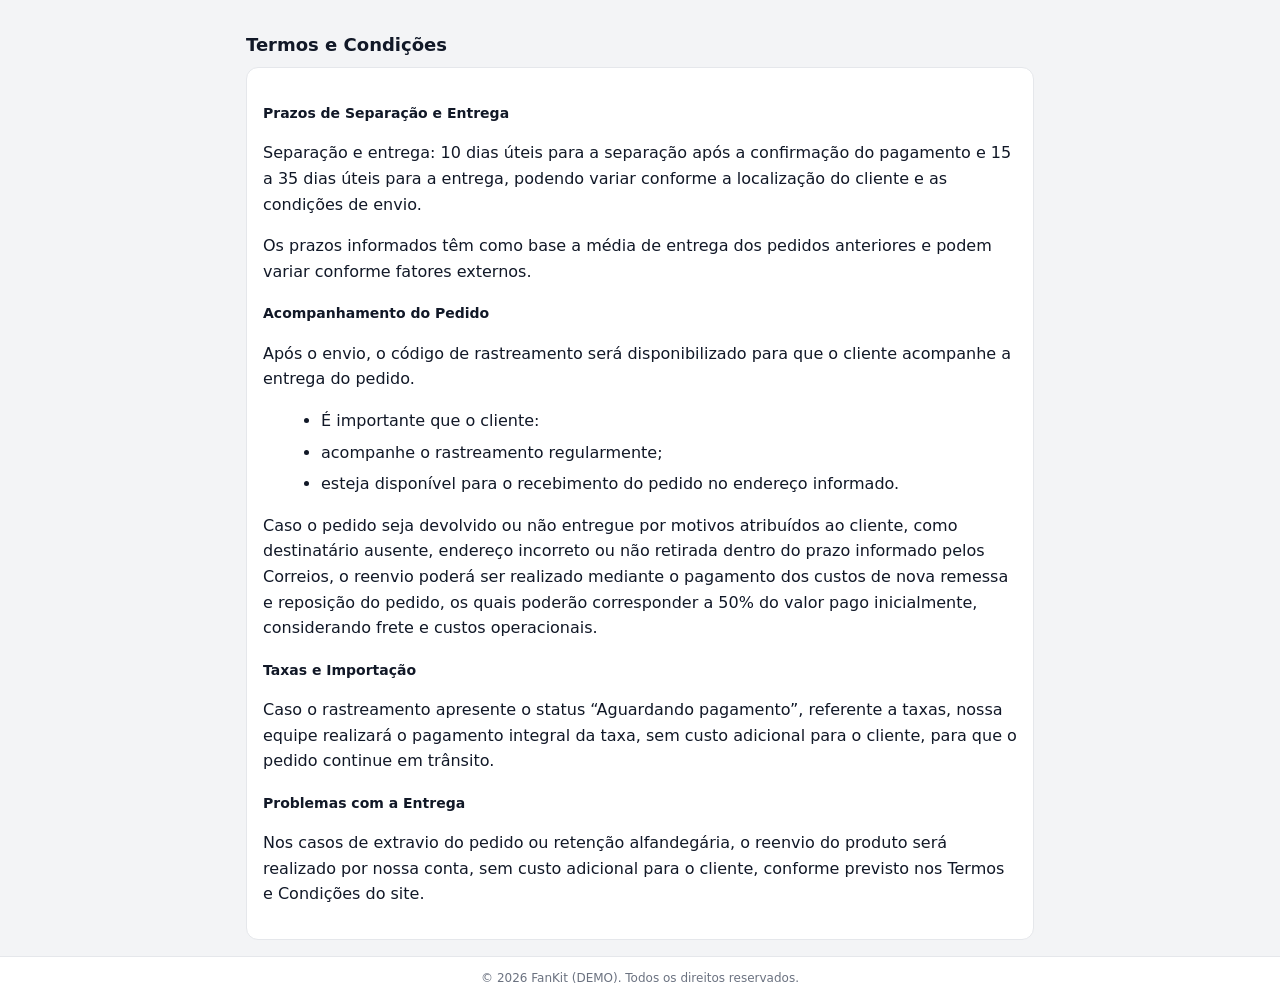
<file: site-01/config/termos.html>
<!doctype html>
<html lang="pt-br">
<head>
  <meta charset="utf-8" />
  <meta name="viewport" content="width=device-width,initial-scale=1" />
  <title>Termos e Condições (DEMO)</title>
  <style>
    *{box-sizing:border-box}
    body{
      margin:0;
      font-family:system-ui,-apple-system,Segoe UI,Roboto,Arial,sans-serif;
      background:#f3f4f6;
      color:#111827;
      min-height:100vh;
      display:flex;
      flex-direction:column;
    }
    .container{
      width:100%;
      max-width:820px;
      margin:0 auto;
      padding:16px;
    }
    .top{
      display:flex;
      align-items:flex-start;
      justify-content:space-between;
      gap:12px;
      margin:18px 0 12px;
      flex-wrap:wrap;
    }
    h1{font-size:18px;margin:0}
    .demo{
      font-size:12px;
      color:#92400e;
      background:#fff7ed;
      border:1px solid #fed7aa;
      padding:6px 10px;
      border-radius:999px;
      white-space:nowrap;
    }
    .card{
      background:#fff;
      border:1px solid #e5e7eb;
      border-radius:12px;
      padding:16px;
      line-height:1.6;
    }
    .muted{color:#6b7280;font-size:13px;margin:6px 0 0}
    h2{
      font-size:14px;
      margin:18px 0 8px;
    }
    ul{margin:8px 0 0 18px}
    li{margin:6px 0}
    .actions{
      display:flex;
      gap:10px;
      flex-wrap:wrap;
      margin-top:14px;
      justify-content:flex-end;
    }
    a.btn, button.btn{
      text-decoration:none;
      padding:10px 12px;
      border-radius:10px;
      border:1px solid #e5e7eb;
      background:#fff;
      color:#111827;
      cursor:pointer;
      font-size:14px;
    }
    a.primary, button.primary{
      background:#2563eb;
      border-color:#2563eb;
      color:#fff;
    }
    footer{
      margin-top:auto;
      border-top:1px solid #e5e7eb;
      background:#fff;
    }
    .foot{
      padding:14px 0;
      color:#6b7280;
      font-size:12px;
      text-align:center;
    }
    .note{
      margin-top:10px;
      font-size:12px;
      color:#065f46;
      background:#ecfdf5;
      border:1px solid #a7f3d0;
      padding:10px;
      border-radius:10px;
    }
  </style>
</head>
<body>
  <main class="container">
    <div class="top">
      <div>
        <h1>Termos e Condições</h1>
      </div>
    </div>

    <section class="card">

      <h2>Prazos de Separação e Entrega</h2>
      <p>
        Separação e entrega: 10 dias úteis para a separação após a confirmação do pagamento e 15 a 35 dias úteis para a entrega, podendo variar conforme a localização do cliente e as condições de envio.
      </p>
      <p>Os prazos informados têm como base a média de entrega dos pedidos anteriores e podem variar conforme fatores externos.</p>

      <h2>Acompanhamento do Pedido</h2>
      <p>Após o envio, o código de rastreamento será disponibilizado para que o cliente acompanhe a entrega do pedido.</p>
      <ul>
        <li>É importante que o cliente:</li>
        <li>acompanhe o rastreamento regularmente;</li>
        <li>esteja disponível para o recebimento do pedido no endereço informado.</li>
      </ul>

      <p>Caso o pedido seja devolvido ou não entregue por motivos atribuídos ao cliente, como destinatário ausente, endereço incorreto ou não retirada dentro do prazo informado pelos Correios, o reenvio poderá ser realizado mediante o pagamento dos custos de nova remessa e reposição do pedido, os quais poderão corresponder a <span>50% do valor pago inicialmente</span>, considerando frete e custos operacionais.</p>

      <h2>Taxas e Importação</h2>
      <p>Caso o rastreamento apresente o status “Aguardando pagamento”, referente a taxas, nossa equipe realizará o pagamento integral da taxa, sem custo adicional para o cliente, para que o pedido continue em trânsito.</p>

      <h2>Problemas com a Entrega</h2>
      <p>Nos casos de extravio do pedido ou retenção alfandegária, o reenvio do produto será realizado por nossa conta, sem custo adicional para o cliente, conforme previsto nos Termos e Condições do site.</p>

    </section>
  </main>

  <footer>
    <div class="container foot">
      © <span id="year"></span> FanKit (DEMO). Todos os direitos reservados.
    </div>
  </footer>

  <script>
    document.getElementById('year').textContent = new Date().getFullYear();
  </script>
</body>
</html>
</file>
<file: site-01/styles.css>
:root{
  --bg:#f6f7fb;
  --panel:#ffffff;
  --panel-2:#ffffff;
  --text:#101114;
  --muted:rgba(16,17,20,.70);
  --muted2:rgba(16,17,20,.55);
  --line:rgba(16,17,20,.10);

  /* cor “clube” (você troca fácil) */
  --accent:#0b5cff;     /* azul */
  --accent2:#10b981;    /* verde (detalhe opcional) */
  --danger:#ef4444;

  --radius:18px;
  --shadow: 0 14px 32px rgba(16,17,20,.10);
  --max:1180px;

  --h1: clamp(2rem, 3.6vw, 3.2rem);
  --h2: clamp(1.35rem, 2.2vw, 2rem);
  --lead: clamp(1rem, 1.4vw, 1.1rem);
}

*{box-sizing:border-box}
html,body{height:100%}
body{
  margin:0;
  font-family:Inter, system-ui, -apple-system, Segoe UI, Roboto, Arial, sans-serif;
  background:
    radial-gradient(900px 500px at 80% 10%, rgba(11,92,255,.08), transparent 60%),
    radial-gradient(900px 500px at 10% 0%, rgba(16,185,129,.06), transparent 55%),
    var(--bg);
  color:var(--text);
  overflow-x:hidden;
}

a{color:inherit; text-decoration:none}
button,input,select{font:inherit}
img{max-width:100%; display:block}

.container{max-width:var(--max); margin:0 auto; padding:0 18px}
.muted{color:var(--muted)}
.tiny{font-size:.82rem}
.w100{width:100%}
.hide-desktop{display:none}

/* Topbar */
.topbar{
  border-bottom:1px solid var(--line);
  background:rgba(255,255,255,.75);
  backdrop-filter: blur(10px);
}
.topbar__inner{
  display:flex; justify-content:space-between; align-items:center;
  padding:10px 0;
  font-size:.9rem;
}

/* Header */
.header{
  position:sticky; top:0; z-index:50;
  border-bottom:1px solid var(--line);
  background:rgba(255,255,255,.82);
  backdrop-filter: blur(12px);
}
.header__inner{
  display:flex; align-items:center; justify-content:space-between;
  gap:14px;
  padding:14px 0;
}
.header__menu{display:none}

.brand{
  display:flex; align-items:center; gap:10px;
  font-weight:900; letter-spacing:.2px;
}
.brand__mark{
  width:14px; height:14px; border-radius:6px;
  background: linear-gradient(135deg, var(--accent), #000);
  box-shadow: 0 10px 24px rgba(11,92,255,.18);
}
.brand__name{font-size:1.05rem}
.brand--footer .brand__name{font-size:1.15rem}

.nav{display:flex; gap:18px; align-items:center}
.nav a{
  color:var(--muted);
  font-weight:800;
  font-size:.95rem;
}
.nav a:hover{color:var(--text)}

.header__actions{display:flex; align-items:center; gap:10px}

.search{
  display:flex; align-items:center; gap:8px;
  background:rgba(16,17,20,.04);
  border:1px solid rgba(16,17,20,.10);
  padding:8px 10px;
  border-radius:999px;
  min-width: 280px;
}
.search input{
  border:0; outline:0; background:transparent;
  color:var(--text);
  width:100%;
}
.search input::placeholder{color:var(--muted2)}
.search .icon-btn{opacity:.65}
.search .icon-btn:hover{opacity:1}

.icon-btn{
  border:0;
  background:transparent;
  color:var(--text);
  cursor:pointer;
  padding:8px;
  border-radius:10px;
}
.icon-btn:hover{background:rgba(16,17,20,.06)}

.pill{
  border:1px solid rgba(16,17,20,.12);
  background:#fff;
  color:var(--text);
  padding:9px 12px;
  border-radius:999px;
  cursor:pointer;
  font-weight:900;
  display:flex; align-items:center; gap:10px;
  box-shadow: 0 10px 22px rgba(16,17,20,.06);
}
.pill:hover{background:rgba(255,255,255,.9)}
.pill__badge{
  display:inline-flex; align-items:center; justify-content:center;
  width:22px; height:22px; border-radius:999px;
  background:rgba(11,92,255,.12);
  border:1px solid rgba(11,92,255,.30);
  color: var(--accent);
  font-size:.85rem;
}

/* Mobile nav */
.mobile-nav{display:none}
.mobile-nav[aria-hidden="false"]{display:block}
.mobile-nav__panel{
  position:fixed; inset:0 auto 0 0;
  width:min(320px, 88vw);
  background:rgba(255,255,255,.98);
  border-right:1px solid var(--line);
  padding:16px;
  z-index:120;
  transform: translateX(0);
}
.mobile-nav__top{
  display:flex; align-items:center; justify-content:space-between;
  margin-bottom:10px;
}
.mobile-link{
  display:block;
  padding:12px 10px;
  border-radius:12px;
  color:var(--muted);
  font-weight:900;
}
.mobile-link:hover{background:rgba(16,17,20,.05); color:var(--text)}

/* Hero */
.hero{padding:42px 0 28px}
.hero__inner{
  display:grid;
  grid-template-columns: 1.15fr .85fr;
  gap:22px;
  align-items:stretch;
}
.tag{
  display:inline-flex;
  align-items:center;
  gap:10px;
  padding:8px 12px;
  border-radius:999px;
  border:1px solid rgba(16,17,20,.12);
  background:#fff;
  font-weight:900;
  font-size:.85rem;
  color:rgba(16,17,20,.85);
}
.hero h1{
  font-size:var(--h1);
  line-height:1.05;
  margin:14px 0 10px;
}
.lead{
  font-size:var(--lead);
  color:var(--muted);
  line-height:1.5;
  margin:0 0 16px;
}
.hero__cta{display:flex; gap:10px; flex-wrap:wrap; margin-bottom:16px}

.btn{
  border:1px solid rgba(16,17,20,.12);
  background:#fff;
  color:var(--text);
  padding:11px 14px;
  border-radius:14px;
  cursor:pointer;
  font-weight:900;
  box-shadow: 0 10px 22px rgba(16,17,20,.06);
}
.btn:hover{background:rgba(255,255,255,.92)}
.btn--primary{
  background: linear-gradient(135deg, rgba(11,92,255,.16), #fff);
  border-color: rgba(11,92,255,.30);
}
.btn--primary:hover{background: linear-gradient(135deg, rgba(11,92,255,.22), #fff)}
.btn--ghost{background:transparent; box-shadow:none}
.link{
  background:transparent;
  border:0;
  color:var(--muted);
  cursor:pointer;
  font-weight:900;
}
.link:hover{color:var(--text)}

.hero__badges{display:flex; gap:10px; flex-wrap:wrap}
.badge{
  display:flex; gap:10px; align-items:flex-start;
  padding:12px 12px;
  border-radius:16px;
  border:1px solid rgba(16,17,20,.10);
  background:#fff;
  box-shadow: 0 10px 22px rgba(16,17,20,.06);
}
.badge__dot{
  width:10px; height:10px; border-radius:99px;
  background: var(--accent);
  box-shadow: 0 10px 20px rgba(11,92,255,.22);
  margin-top:4px;
}

.hero__visual{
  position:relative;
  min-height: 320px;
  border-radius: var(--radius);
  background:
    radial-gradient(700px 350px at 30% 30%, rgba(11,92,255,.12), transparent 60%),
    radial-gradient(500px 260px at 80% 70%, rgba(16,185,129,.10), transparent 60%),
    #fff;
  border:1px solid rgba(16,17,20,.10);
  overflow:hidden;
  box-shadow: var(--shadow);
}

/* cards do hero simulando camisas */
.hero-card{
  position:absolute;
  border-radius: 22px;
  border:1px solid rgba(16,17,20,.10);
  background:#fff;
  box-shadow: 0 14px 32px rgba(16,17,20,.10);
  overflow:hidden;
}
.hero-card--big{inset:auto 18px 18px 18px; height:62%}
.hero-card--small{inset:18px 18px auto auto; width:48%; height:34%}
.hero-card__shine{
  position:absolute; inset:-80px -80px auto auto;
  width:220px; height:220px;
  background: radial-gradient(circle at 30% 30%, rgba(11,92,255,.25), transparent 65%);
  filter: blur(6px);
}
.hero-card__content{position:absolute; inset:auto 16px 16px 16px}
.hero-card__label{
  display:inline-block;
  padding:7px 10px;
  border-radius:999px;
  border:1px solid rgba(16,17,20,.10);
  background:rgba(16,17,20,.04);
  font-weight:900;
  font-size:.78rem;
  color:rgba(16,17,20,.82);
}
.hero-card__title{margin-top:10px; font-weight:950; font-size:1.4rem}
.hero-card__sub{color:var(--muted); font-weight:800; margin-top:4px}

/* Sections */
.section{padding:26px 0}
.section--soft{
  background:rgba(255,255,255,.6);
  border-top:1px solid var(--line);
  border-bottom:1px solid var(--line);
}
.section__head{
  display:flex; align-items:flex-end; justify-content:space-between;
  gap:12px;
  margin-bottom:12px;
}
.section__head h2{font-size:var(--h2); margin:0}

/* Chips */
.chips{display:flex; gap:10px; flex-wrap:wrap}
.chip{
  padding:10px 12px;
  border-radius:999px;
  border:1px solid rgba(16,17,20,.12);
  background:#fff;
  cursor:pointer;
  font-weight:900;
  color:var(--muted);
  box-shadow: 0 10px 22px rgba(16,17,20,.05);
}
.chip:hover{color:var(--text)}
.chip[aria-selected="true"]{
  border-color:rgba(11,92,255,.30);
  background:rgba(11,92,255,.10);
  color:rgba(16,17,20,.95);
}

/* Layout */
.grid-layout{
  display:grid;
  grid-template-columns: 320px 1fr;
  gap:18px;
}
.filters{
  position:sticky;
  top:78px;
  align-self:start;
  border-radius: var(--radius);
  border:1px solid rgba(16,17,20,.10);
  background:#fff;
  padding:14px;
  box-shadow: var(--shadow);
}
.filters__head{
  display:flex; align-items:center; justify-content:space-between;
  margin-bottom:8px;
}
.filters h3{margin:0}
.filter-group{margin-top:14px}
.label{display:block; color:var(--muted); font-weight:900; margin-bottom:8px}
.select{
  width:100%;
  padding:10px 12px;
  border-radius:14px;
  border:1px solid rgba(16,17,20,.12);
  background:#fff;
  color:var(--text);
  outline: none;
}

.options{display:flex; flex-wrap:wrap; gap:8px}
.opt{
  padding:8px 10px;
  border-radius:999px;
  border:1px solid rgba(16,17,20,.12);
  background:#fff;
  cursor:pointer;
  font-weight:900;
  color:var(--muted);
  user-select:none;
}
.opt:hover{background:rgba(16,17,20,.04); color:var(--text)}
.opt[aria-pressed="true"]{
  border-color:rgba(11,92,255,.30);
  background:rgba(11,92,255,.10);
  color:rgba(16,17,20,.95);
}

.swatches{display:flex; flex-wrap:wrap; gap:10px}
.swatch{
  width:28px; height:28px;
  border-radius:999px;
  border:1px solid rgba(16,17,20,.16);
  cursor:pointer;
  position:relative;
}
.swatch[aria-pressed="true"]::after{
  content:"";
  position:absolute; inset:7px;
  border-radius:999px;
  border:2px solid rgba(16,17,20,.85);
}

/* Products */
.products__head{
  display:flex; align-items:flex-end; justify-content:space-between;
  gap:12px;
  margin-bottom:12px;
}
.products__head h2{margin:0; font-size:var(--h2)}
.cards{
  display:grid;
  grid-template-columns: repeat(3, minmax(0, 1fr));
  gap:14px;
}
.card{
  border-radius: var(--radius);
  border:1px solid rgba(16,17,20,.10);
  background:#fff;
  overflow:hidden;
  box-shadow: var(--shadow);
  display:flex;
  flex-direction:column;
}

/* Media com “listras” de uniforme */
.card__media{
  height: 180px;
  border-bottom:1px solid rgba(16,17,20,.08);
  position:relative;
  background:
    linear-gradient(90deg,
      rgba(11,92,255,.14) 0%,
      rgba(11,92,255,.14) 18%,
      rgba(255,255,255,1) 18%,
      rgba(255,255,255,1) 38%,
      rgba(11,92,255,.14) 38%,
      rgba(11,92,255,.14) 58%,
      rgba(255,255,255,1) 58%,
      rgba(255,255,255,1) 78%,
      rgba(11,92,255,.14) 78%,
      rgba(11,92,255,.14) 100%
    );
}

/* selo */
.promo{
  position:absolute; left:12px; top:12px;
  padding:7px 10px;
  border-radius:999px;
  font-weight:950;
  font-size:.78rem;
  border:1px solid rgba(16,17,20,.10);
  background:rgba(255,255,255,.85);
  backdrop-filter: blur(8px);
}

.card__body{padding:12px}
.card__title{font-weight:950; margin:2px 0 6px}
.card__meta{
  display:flex; align-items:center; justify-content:space-between;
  gap:8px;
  color:var(--muted);
  font-weight:800;
  font-size:.92rem;
}
.price{color:rgba(16,17,20,.92); font-weight:950}

.card__actions{
  display:flex; gap:10px;
  padding:12px;
  padding-top:0;
  margin-top:auto;
}
.card__actions .btn{flex:1}

/* Newsletter */
.newsletter{
  display:flex; align-items:center; justify-content:space-between;
  gap:14px;
}
.newsletter__form{
  display:flex; gap:10px; flex-wrap:wrap;
  justify-content:flex-end;
}
.newsletter__form input{
  min-width: 280px;
  flex:1;
  padding:12px 12px;
  border-radius:14px;
  border:1px solid rgba(16,17,20,.12);
  background:#fff;
  color:var(--text);
  outline:none;
}
.newsletter__form input::placeholder{color:var(--muted2)}

/* Footer */
.footer{
  border-top:1px solid var(--line);
  padding:24px 0 10px;
}
.footer__inner{
  display:flex; align-items:flex-start; justify-content:space-between;
  gap:18px;
}
.footer__cols{display:flex; gap:40px; flex-wrap:wrap}
.footer__cols strong{display:block; margin-bottom:10px}
.footer__cols a{display:block; color:var(--muted); margin:8px 0; font-weight:800}
.footer__cols a:hover{color:var(--text)}
.footer__bottom{padding:14px 0}

/* Modal & Drawer */
.backdrop{
  position:fixed; inset:0;
  z-index:100;
}
.modal{display:none}
.modal[aria-hidden="false"]{display:block}
.modal__panel{
  position:fixed; inset: auto 50% 50% auto;
  transform: translate(50%, 50%);
  width: min(900px, calc(100vw - 22px));
  border-radius: 22px;
  border:1px solid rgba(16,17,20,.10);
  background:#fff;
  z-index:110;
  box-shadow: var(--shadow);
  max-height: calc(100vh - 22px);
  overflow:auto;
}
.modal__close{
  position:sticky; top:10px;
  margin-left:auto; display:block;
}
.modal__content{padding:10px 16px 16px}
.modal-grid{
  display:grid;
  grid-template-columns: 1fr 1fr;
  gap:14px;
}
.modal-media{
  border-radius: 18px;
  border:1px solid rgba(16,17,20,.10);
  background:
    linear-gradient(90deg,
      rgba(11,92,255,.14) 0%,
      rgba(11,92,255,.14) 20%,
      rgba(255,255,255,1) 20%,
      rgba(255,255,255,1) 40%,
      rgba(11,92,255,.14) 40%,
      rgba(11,92,255,.14) 60%,
      rgba(255,255,255,1) 60%,
      rgba(255,255,255,1) 80%,
      rgba(11,92,255,.14) 80%,
      rgba(11,92,255,.14) 100%
    );
  min-height: 280px;
}
.modal-info h3{margin:8px 0 6px; font-size:1.6rem}

.kv{display:flex; gap:10px; flex-wrap:wrap; margin-top:10px}
.kv span{
  border:1px solid rgba(16,17,20,.10);
  background:rgba(16,17,20,.04);
  padding:8px 10px;
  border-radius:999px;
  color:var(--muted);
  font-weight:900;
}

.qty{display:flex; align-items:center; gap:8px; margin-top:12px}
.qty button{
  width:38px; height:38px;
  border-radius:12px;
  border:1px solid rgba(16,17,20,.12);
  background:#fff;
  color:var(--text);
  cursor:pointer;
  font-weight:950;
}
.qty button:hover{background:rgba(16,17,20,.04)}
.qty input{
  width:58px;
  text-align:center;
  padding:10px;
  border-radius:12px;
  border:1px solid rgba(16,17,20,.12);
  background:#fff;
  color:var(--text);
  outline:none;
}

.drawer{display:none}
.drawer[aria-hidden="false"]{display:block}
.drawer__panel{
  position:fixed; inset:0 0 0 auto;
  width:min(420px, 92vw);
  background:#fff;
  border-left:1px solid var(--line);
  z-index:120;
  display:flex;
  flex-direction:column;
  box-shadow: var(--shadow);
}
.drawer__panel--wide{width:min(520px, 96vw)}
.drawer__head{
  display:flex; align-items:center; justify-content:space-between;
  padding:14px;
  border-bottom:1px solid rgba(16,17,20,.10);
}
.drawer__body{padding:14px; overflow:auto; flex:1}
.drawer__footer{border-top:1px solid rgba(16,17,20,.10); padding:14px}
.row{display:flex; justify-content:space-between; align-items:center; gap:10px; margin-bottom:10px}

.cart-item{
  display:grid;
  grid-template-columns: 64px 1fr auto;
  gap:10px;
  padding:10px;
  border-radius:16px;
  border:1px solid rgba(16,17,20,.10);
  background:#fff;
  margin-bottom:10px;
}
.cart-thumb{
  width:64px; height:64px;
  border-radius:14px;
  border:1px solid rgba(16,17,20,.10);
  background:
    radial-gradient(180px 120px at 30% 20%, rgba(11,92,255,.16), transparent 60%),
    rgba(16,17,20,.03);
}
.cart-item h4{margin:0 0 4px; font-size:1rem}
.cart-item .muted{font-size:.9rem}
.cart-actions{
  display:flex; flex-direction:column; gap:6px; align-items:flex-end;
}
.cart-actions button{
  border:1px solid rgba(16,17,20,.12);
  background:#fff;
  color:var(--text);
  padding:8px 10px;
  border-radius:12px;
  cursor:pointer;
  font-weight:950;
}
.cart-actions button:hover{background:rgba(16,17,20,.04)}
.cart-actions .remove{
  border-color:rgba(239,68,68,.35);
  background:rgba(239,68,68,.08);
}
.cart-actions .remove:hover{background:rgba(239,68,68,.12)}

.cart-fab{
  position: fixed;
  right: 18px;
  bottom: 18px;
  z-index: 200;

  display: inline-flex;
  align-items: center;
  justify-content: center;
  gap: 10px;

  width: 56px;
  height: 56px;
  border-radius: 999px;

  border: 1px solid rgba(16,17,20,.12);
  background: #fff;
  box-shadow: 0 18px 40px rgba(16,17,20,.18);

  cursor: pointer;
  font-weight: 950;
}

.cart-fab:hover{
  background: rgba(255,255,255,.92);
}

.cart-fab__badge{
  position: absolute;
  top: -8px;
  right: -8px;

  width: 24px;
  height: 24px;
  border-radius: 999px;

  display: inline-flex;
  align-items: center;
  justify-content: center;

  background: rgba(11,92,255,.14);
  border: 1px solid rgba(11,92,255,.30);
  color: var(--accent);

  font-size: .85rem;
  font-weight: 950;
}
.cart-fab.is-hidden{
  display: none;
}

.card__img{
  width: 100%;
  height: 100%;
  object-fit: cover;
  display: block;
}

.modal__img{
  width: 100%;
  height: 100%;
  min-height: 280px;
  object-fit: contain;
  display: block;
  background: #fff;
}

.cart__img{
  width:100%;
  height:100%;
  object-fit: cover;
  border-radius: 14px;
  display:block;
}

.resale-box{
  margin: 10px 0 12px;
  padding: 12px;
  border-radius: 14px;
  border: 1px solid rgba(16,17,20,.12);
  background: rgba(11,92,255,.06);
  color: rgba(16,17,20,.92);
  font-weight: 800;
  line-height: 1.35;
}

.resale-box small{
  display:block;
  margin-top:8px;
  color: rgba(16,17,20,.70);
  font-weight: 800;
}

.hero-card__img{
  position:absolute;
  inset:0;
  width:100%;
  height:100%;
  object-fit: cover;   /* se cortar muito, troque por contain */
  display:block;
}

/* pra o texto ficar legível por cima */
.hero-card::after{
  content:"";
  position:absolute;
  inset:0;
  pointer-events:none;
}

/* Modal */
/* ===== Checkout Modal (clean) ===== */
#checkoutModal[aria-hidden="true"] { display: none; }
#checkoutModal[aria-hidden="false"] { display: block; }

#checkoutModal .checkout__panel{
  width: min(520px, calc(100vw - 24px));
  max-height: calc(100vh - 24px);
  margin: 0 auto;
  background: #fff;
  border-radius: 16px;
  box-shadow: 0 30px 80px rgba(0,0,0,.28);
  border: 1px solid rgba(0,0,0,.06);
  overflow: hidden;
  position: fixed;
  left: 50%;
  top: 50%;
  transform: translate(-50%, -50%);
  animation: ckIn .18s ease-out;
  z-index: 110;
}

#checkoutModal .backdrop{
  z-index: 100;
  background: rgba(0,0,0,.35);
}



@keyframes ckIn {
  from { opacity: 0; transform: translate(-50%, -48%) scale(.98); }
  to   { opacity: 1; transform: translate(-50%, -50%) scale(1); }
}

#checkoutModal .checkout__top{
  display: grid;
  grid-template-columns: auto 1fr auto;
  align-items: center;
  gap: 10px;
  padding: 14px 16px;
  border-bottom: 1px solid rgba(0,0,0,.07);
}

#checkoutModal .checkout__back{
  border: 0;
  background: transparent;
  font-weight: 800;
  cursor: pointer;
  padding: 8px 10px;
  border-radius: 10px;
}
#checkoutModal .checkout__back:hover{ background: rgba(0,0,0,.05); }

#checkoutModal .checkout__close{
  border: 0;
  background: transparent;
  cursor: pointer;
  padding: 8px 10px;
  border-radius: 10px;
  font-size: 16px;
}
#checkoutModal .checkout__close:hover{ background: rgba(0,0,0,.05); }

#checkoutModal .checkout__kicker{
  font-size: 12px;
  font-weight: 900;
  letter-spacing: .08em;
  text-transform: uppercase;
  color: rgba(0,0,0,.45);
}

#checkoutModal .checkout__title{
  margin: 2px 0 0;
  font-size: 18px;
  font-weight: 900;
  line-height: 1.2;
}

#checkoutModal .checkout__subtitle{
  margin: 4px 0 0;
  font-size: 13px;
  color: rgba(0,0,0,.55);
  font-weight: 700;
}

#checkoutModal .checkout__body{
  padding: 16px;
  overflow-y: auto;
  max-height: calc(100dvh - 210px);
}

#checkoutModal .checkout__progress{
  display: flex;
  gap: 6px;
  margin-bottom: 12px;
}

#checkoutModal .checkout__progress .dot{
  height: 8px;
  width: 100%;
  border-radius: 999px;
  background: rgba(0,0,0,.08);
}
#checkoutModal .checkout__progress .dot.is-active{
  background: rgba(0,0,0,.75);
}

#checkoutModal .checkout__label{
  display: grid;
  gap: 6px;
  margin-top: 12px;
  font-size: 13px;
  font-weight: 800;
  color: rgba(0,0,0,.8);
}

#checkoutModal .checkout__input{
  height: 44px;
  border-radius: 12px;
  border: 1px solid rgba(0,0,0,.14);
  padding: 0 12px;
  font-size: 14px;
  font-weight: 700;
  outline: none;
}

#checkoutModal .checkout__input:focus{
  border-color: rgba(0,0,0,.45);
  box-shadow: 0 0 0 4px rgba(0,0,0,.08);
}

#checkoutModal .checkout__error{
  margin-top: 12px;
  background: #ffe8e8;
  border: 1px solid rgba(255,0,0,.18);
  color: #8f1d1d;
  padding: 10px 12px;
  border-radius: 12px;
  font-size: 13px;
  font-weight: 800;
}

#checkoutModal .checkout__footer{
  padding: 14px 16px;
  border-top: 1px solid rgba(0,0,0,.07);
  display: flex;
  justify-content: center;
  gap: 10px;
  background: #fff;
  flex-shrink: 0;
  position: sticky;
  bottom: 0;
}

#checkoutModal .checkout__primary{
  height: 44px;
  padding: 0 16px;
  border-radius: 12px;
  border: 0;
  cursor: pointer;
  font-weight: 900;
  background: rgba(0,0,0,.9);
  color: #fff;
}
#checkoutModal .checkout__primary:hover{
  background: rgba(0,0,0,1);
}

.step { display: none; }
.step.is-active { display: block; }

.grid {
  display: grid;
  gap: 12px;
  grid-template-columns: 1fr;
}

/* ===== Pagamento DEMO dentro do checkout ===== */
#checkoutModal .ck-pay{
  margin-top: 14px;
  padding-top: 12px;
  border-top: 1px solid rgba(0,0,0,.07);
}

#checkoutModal .ck-pay__top{
  display:flex;
  align-items:center;
  justify-content:space-between;
  gap:10px;
}

#checkoutModal .ck-demo-badge{
  font-size: 11px;
  font-weight: 900;
  letter-spacing: .08em;
  padding: 6px 10px;
  border-radius: 999px;
  background: #fff7ed;
  border: 1px solid #fed7aa;
  color: #92400e;
}

#checkoutModal .ck-demo-text{
  margin: 8px 0 10px;
  font-size: 12px;
  font-weight: 800;
  color: rgba(0,0,0,.55);
}

#checkoutModal .ck-pay__grid{ display:grid; gap:10px; }
#checkoutModal .ck-pay__row2{
  display:grid;
  gap:10px;
  grid-template-columns: 1fr;
}
#checkoutModal .ck-pay__row3{
  display:grid;
  gap:10px;
  grid-template-columns: 1fr;
}

@media (min-width: 520px){
  #checkoutModal .ck-pay__row2{ grid-template-columns: 1fr 1fr; }
  #checkoutModal .ck-pay__row3{ 
    #checkoutModal .ck-pay__row3{
    grid-template-columns: 1fr 1fr;
  }

  /* parcelas ocupa a linha toda (embaixo) */
  #checkoutModal .ck-pay__row3 .ck-full{
    grid-column: 1 / -1;
  }
  }
}

#checkoutModal .ck-pay__title{
  margin-top: 10px;
  font-weight: 900;
  font-size: 13px;
  color: rgba(0,0,0,.8);
}

#checkoutModal .ck-methods{
  display:flex;
  gap:10px;
  flex-wrap:wrap;
  margin:10px 0;
}

#checkoutModal .ck-btnm{
  flex: 1 1 140px;
  height: 42px;
  border-radius: 12px;
  border: 1px solid rgba(0,0,0,.12);
  background: #fff;
  cursor: pointer;
  font-weight: 900;
}

#checkoutModal .ck-btnm.active{
  border-color: #2563eb;
  box-shadow: 0 0 0 4px rgba(37,99,235,.12);
}

#checkoutModal .ck-panel{
  display:none;
  margin-top: 8px;
  padding-top: 12px;
  border-top: 1px solid rgba(0,0,0,.07);
}

#checkoutModal .ck-panel.show{ display:block; }

#checkoutModal .ck-panel__label{
  font-size: 12px;
  font-weight: 900;
  color: rgba(0,0,0,.55);
  margin-bottom: 8px;
}

#checkoutModal .ck-code{
  font-family: ui-monospace, Menlo, Consolas, monospace;
  font-size: 12px;
  border: 1px solid rgba(0,0,0,.10);
  border-radius: 12px;
  padding: 10px;
  word-break: break-all;
  background: #fff;
}

#checkoutModal .ck-actions-left{ margin-top: 10px; display:flex; justify-content:flex-start; }
#checkoutModal .ck-mini{
  height: 40px;
  padding: 0 12px;
  border-radius: 12px;
  border: 1px solid rgba(0,0,0,.12);
  background: #fff;
  cursor: pointer;
  font-weight: 900;
}

#checkoutModal .ck-agree{
  margin-top: 12px;
  display:flex;
  align-items:center;
  gap:8px;
  font-size: 13px;
  font-weight: 800;
  color: rgba(0,0,0,.75);
  user-select:none;
}

#checkoutModal .ck-agree input{
  width: 16px;
  height: 16px;
  accent-color:#2563eb;
}

#checkoutModal .ck-msg{
  margin-top: 12px;
  display:none;
  background: #ecfdf5;
  border: 1px solid #a7f3d0;
  color: #065f46;
  padding: 10px 12px;
  border-radius: 12px;
  font-size: 13px;
  font-weight: 900;
}

#checkoutModal .ck-msg.show{ display:block; }

#checkoutModal .checkout__select{
  height: 44px;
  width: 100%;
  border-radius: 12px;
  border: 1px solid rgba(0,0,0,.14);
  padding: 0 12px;
  font-size: 14px;
  font-weight: 700;
  outline: none;
  background: #fff;
}
#checkoutModal .checkout__select:focus{
  border-color: rgba(0,0,0,.45);
  box-shadow: 0 0 0 4px rgba(0,0,0,.08);
}

/* Responsive */
@media (max-width: 980px){
  .grid-layout{grid-template-columns: 1fr}
  .filters{display:none}
  .hide-desktop{display:inline-flex}
  .cards{grid-template-columns: repeat(2, minmax(0, 1fr))}
  .hero__inner{grid-template-columns: 1fr}
  .hero__visual{min-height: 280px}
  .search{min-width: 220px}
}
@media (max-width: 640px){
  .topbar__inner{flex-direction:column; gap:6px; align-items:flex-start}
  .header__menu{display:inline-flex}
  .nav{display:none}
  .search{display:none}
  .cards{grid-template-columns: 1fr}
  .newsletter{flex-direction:column; align-items:flex-start}
  .newsletter__form{width:100%}
  .newsletter__form input{min-width: 0; width:100%}
  .modal-grid{grid-template-columns: 1fr}
}

@media (min-width: 520px) {
  .grid.cols-2 { grid-template-columns: 1fr 1fr; }
}

label { display: grid; gap: 6px; font: 500 13px system-ui, sans-serif; color: #111827; }
input {
  padding: 10px 12px;
  border: 1px solid #d1d5db;
  border-radius: 10px;
  outline: none;
  font: 400 14px system-ui, sans-serif;
}
input:focus { border-color: #2563eb; box-shadow: 0 0 0 3px rgba(37,99,235,.15); }

.error {
  margin-top: 10px;
  color: #b91c1c;
  background: #fee2e2;
  padding: 10px 12px;
  border-radius: 10px;
  display: none;
  font: 500 13px system-ui, sans-serif;
}
.error.is-show { display: block; }

.modal-footer {
  padding: 16px 18px;
  border-top: 1px solid #eee;
  display: flex;
  justify-content: space-between;
  gap: 10px;
}
.btn-secondary { background: #f3f4f6; color: #111827; }
.btn-secondary:hover { background: #e5e7eb; }
.btn-primary { background: #2563eb; color: #fff; }
.btn-primary:hover { background: #1d4ed8; }

/* Indicador de etapa (opcional) */
.steps-indicator {
  padding: 10px 18px 0;
  font: 500 12px system-ui, sans-serif;
  color: #6b7280;
}

/* icon hamburger */
.icon-lines{width:18px; height:12px; display:inline-block; position:relative}
.icon-lines::before,.icon-lines::after{content:""; position:absolute; left:0; right:0; height:2px; border-radius:2px; background:rgba(16,17,20,.92)}
.icon-lines::before{top:0}
.icon-lines::after{bottom:0}

.coupon-box{
  margin: 10px 0 12px;
  padding: 12px;
  border-radius: 14px;
  border: 1px solid rgba(16,17,20,.12);
  background: #fff;
}

.coupon-box__row{
  display:flex;
  gap:8px;
  align-items:center;
}

.coupon-input{
  flex:1;
  min-width:0;
  padding:10px 12px;
  border-radius:12px;
  border:1px solid rgba(16,17,20,.12);
  background:#fff;
  color:var(--text);
  outline:none;
}

.coupon-input:focus{
  border-color: rgba(11,92,255,.40);
  box-shadow: 0 0 0 4px rgba(11,92,255,.10);
}

/* ===== Modal de resumo / nota do pedido ===== */
#successModal[aria-hidden="true"] { display: none; }
#successModal[aria-hidden="false"] { display: block; }

#successModal .backdrop{
  z-index: 100;
  background: rgba(0,0,0,.38);
}

.invoice__panel{
  position: fixed;
  left: 50%;
  top: 50%;
  transform: translate(-50%, -50%);
  width: min(760px, calc(100vw - 24px));
  max-height: calc(100vh - 24px);
  background: #fff;
  border-radius: 20px;
  border: 1px solid rgba(16,17,20,.10);
  box-shadow: 0 30px 80px rgba(0,0,0,.25);
  overflow: hidden;
  z-index: 110;
  animation: invoiceIn .18s ease-out;
}

@keyframes invoiceIn {
  from { opacity: 0; transform: translate(-50%, -48%) scale(.98); }
  to   { opacity: 1; transform: translate(-50%, -50%) scale(1); }
}

.invoice__top{
  display:flex;
  align-items:flex-start;
  justify-content:space-between;
  gap:12px;
  padding:18px 18px 14px;
  border-bottom:1px solid rgba(16,17,20,.08);
  background:
    radial-gradient(600px 180px at 0% 0%, rgba(11,92,255,.07), transparent 60%),
    #fff;
}

.invoice__kicker{
  font-size:12px;
  text-transform:uppercase;
  letter-spacing:.08em;
  font-weight:900;
  color:rgba(16,17,20,.50);
}

.invoice__title{
  margin:4px 0 4px;
  font-size:1.35rem;
  font-weight:950;
}

.invoice__subtitle{
  margin:0;
  color:var(--muted);
  font-weight:700;
}

.invoice__close{
  border:0;
  background:transparent;
  cursor:pointer;
  font-size:18px;
  padding:8px 10px;
  border-radius:10px;
}
.invoice__close:hover{
  background:rgba(16,17,20,.05);
}

.invoice__body{
  padding:18px;
  overflow:auto;
  max-height: calc(100vh - 180px);
}

.invoice__status{
  display:flex;
  align-items:center;
  gap:12px;
  padding:14px;
  border-radius:16px;
  background:rgba(16,185,129,.08);
  border:1px solid rgba(16,185,129,.18);
  margin-bottom:16px;
}

.invoice__status-icon{
  width:42px;
  height:42px;
  border-radius:999px;
  display:flex;
  align-items:center;
  justify-content:center;
  font-size:1.1rem;
  background:#fff;
}

.invoice__status p{
  margin:4px 0 0;
  color:var(--muted);
  font-weight:700;
}

.invoice__meta{
  display:grid;
  grid-template-columns: repeat(3, minmax(0, 1fr));
  gap:10px;
  margin-bottom:16px;
}

.invoice__meta-item{
  border:1px solid rgba(16,17,20,.10);
  background:#fff;
  border-radius:14px;
  padding:12px;
}

.invoice__meta-item span{
  display:block;
  font-size:.82rem;
  color:var(--muted);
  font-weight:800;
  margin-bottom:6px;
}

.invoice__meta-item strong{
  font-size:.95rem;
  font-weight:950;
  word-break:break-word;
}

.invoice__items{
  display:flex;
  flex-direction:column;
  gap:12px;
}

.invoice-item{
  display:grid;
  grid-template-columns: 84px 1fr auto;
  gap:12px;
  padding:12px;
  border:1px solid rgba(16,17,20,.10);
  border-radius:16px;
  background:#fff;
}

.invoice-item__thumb{
  width:84px;
  height:84px;
  border-radius:14px;
  overflow:hidden;
  border:1px solid rgba(16,17,20,.08);
  background:rgba(16,17,20,.03);
}

.invoice-item__thumb img{
  width:100%;
  height:100%;
  object-fit:cover;
  display:block;
}

.invoice-item__name{
  font-weight:950;
  margin-bottom:4px;
}

.invoice-item__meta{
  color:var(--muted);
  font-weight:800;
  font-size:.92rem;
  line-height:1.45;
}

.invoice-item__values{
  text-align:right;
  min-width:140px;
  display:flex;
  flex-direction:column;
  justify-content:center;
  gap:6px;
}

.invoice-item__values span{
  color:var(--muted);
  font-size:.88rem;
  font-weight:800;
}

.invoice-item__values strong{
  font-size:1rem;
  font-weight:950;
}

.invoice__summary{
  margin-top:18px;
  border-top:1px solid rgba(16,17,20,.08);
  padding-top:14px;
}

.invoice__row{
  display:flex;
  align-items:center;
  justify-content:space-between;
  gap:12px;
  padding:8px 0;
}

.invoice__row span{
  color:var(--muted);
  font-weight:800;
}

.invoice__row strong{
  font-weight:950;
}

.invoice__row--total{
  margin-top:4px;
  padding-top:14px;
  border-top:1px dashed rgba(16,17,20,.14);
}

.invoice__row--total span,
.invoice__row--total strong{
  color:var(--text);
  font-size:1.08rem;
}

.invoice__footer{
  display:flex;
  justify-content:flex-end;
  gap:10px;
  padding:16px 18px;
  border-top:1px solid rgba(16,17,20,.08);
  background:#fff;
}

@media (max-width: 640px){
  .invoice__meta{
    grid-template-columns: 1fr;
  }

  .invoice-item{
    grid-template-columns: 1fr;
  }

  .invoice-item__thumb{
    width:100%;
    height:180px;
  }

  .invoice-item__values{
    text-align:left;
    min-width:0;
  }

  .invoice__footer{
    flex-direction:column;
  }

  .invoice__footer .btn{
    width:100%;
  }
}

/* ===== Timer do cupom ===== */
.coupon-timer-bar{
  position: sticky;
  top: 73px;
  z-index: 40;
  background: linear-gradient(90deg, rgba(11,92,255,.10), rgba(16,185,129,.10));
  border-bottom: 1px solid rgba(16,17,20,.10);
  backdrop-filter: blur(8px);
}

.coupon-timer-bar__inner{
  min-height: 52px;
  display: flex;
  align-items: center;
  justify-content: space-between;
  gap: 12px;
  padding: 10px 0;
}

.coupon-timer-bar__left{
  display: flex;
  align-items: center;
  gap: 8px;
  flex-wrap: wrap;
  color: var(--text);
  font-weight: 800;
}

.coupon-timer-bar__right{
  display: inline-flex;
  align-items: center;
  gap: 8px;
  padding: 8px 12px;
  border-radius: 999px;
  background: #fff;
  border: 1px solid rgba(16,17,20,.10);
  box-shadow: 0 10px 22px rgba(16,17,20,.06);
}

.coupon-timer-bar__label{
  color: var(--muted);
  font-weight: 800;
  font-size: .9rem;
}

#couponTimer,
#couponTimerCart{
  font-size: 1rem;
  font-weight: 950;
  color: var(--danger);
  letter-spacing: .04em;
}

.coupon-inline-timer{
  display:flex;
  align-items:center;
  justify-content:space-between;
  gap:12px;
  margin-bottom:10px;
  padding:10px 12px;
  border-radius:12px;
  background: rgba(239,68,68,.08);
  border:1px solid rgba(239,68,68,.16);
  color: var(--text);
  font-weight: 800;
}

.coupon-inline-timer.is-expired{
  background: rgba(16,17,20,.05);
  border-color: rgba(16,17,20,.10);
}

.coupon-timer-bar.is-expired{
  background: rgba(16,17,20,.05);
}

@media (max-width: 640px){
  /* carrinho ocupa a tela toda no celular */
  #cartDrawer .drawer__panel{
    width:100vw;
    max-width:100vw;
    height:100dvh;
    overflow-y:auto;
    display:block;
  }

  /* cabeçalho fixo no topo enquanto rola */
  #cartDrawer .drawer__head{
    position:sticky;
    top:0;
    z-index:2;
    background:#fff;
  }

  /* corpo do carrinho não fica mais espremido */
  #cartDrawer .drawer__body{
    padding:12px;
    overflow:visible;
    max-height:none;
  }

  /* rodapé entra no fluxo normal */
  #cartDrawer .drawer__footer{
    padding:12px;
    border-top:1px solid rgba(16,17,20,.10);
  }

  /* item do carrinho mais compacto */
  #cartDrawer .cart-item{
    grid-template-columns:56px 1fr;
    gap:10px;
    align-items:start;
  }

  #cartDrawer .cart-thumb{
    width:56px;
    height:56px;
  }

  #cartDrawer .cart-actions{
    grid-column:1 / -1;
    flex-direction:row;
    flex-wrap:wrap;
    justify-content:flex-end;
    align-items:center;
    margin-top:4px;
  }

  /* cupom mais bem distribuído */
  #cartDrawer .coupon-box{
    padding:10px;
  }

  #cartDrawer .coupon-box__row{
    display:grid;
    grid-template-columns:1fr auto;
    gap:8px;
    align-items:center;
  }

  #cartDrawer .coupon-input{
    min-width:0;
    width:100%;
  }

  #cartDrawer #btnApplyCoupon{
    white-space:nowrap;
  }

  /* box de revenda menor no celular */
  #cartDrawer .resale-box{
    padding:10px;
    font-size:.95rem;
    line-height:1.4;
  }

  /* botão principal ocupando largura toda */
  #cartDrawer .drawer__footer .btn{
    width:100%;
  }
  #checkoutModal .checkout__footer{
    padding: 12px 14px calc(12px + env(safe-area-inset-bottom));
  }
}
</file>
